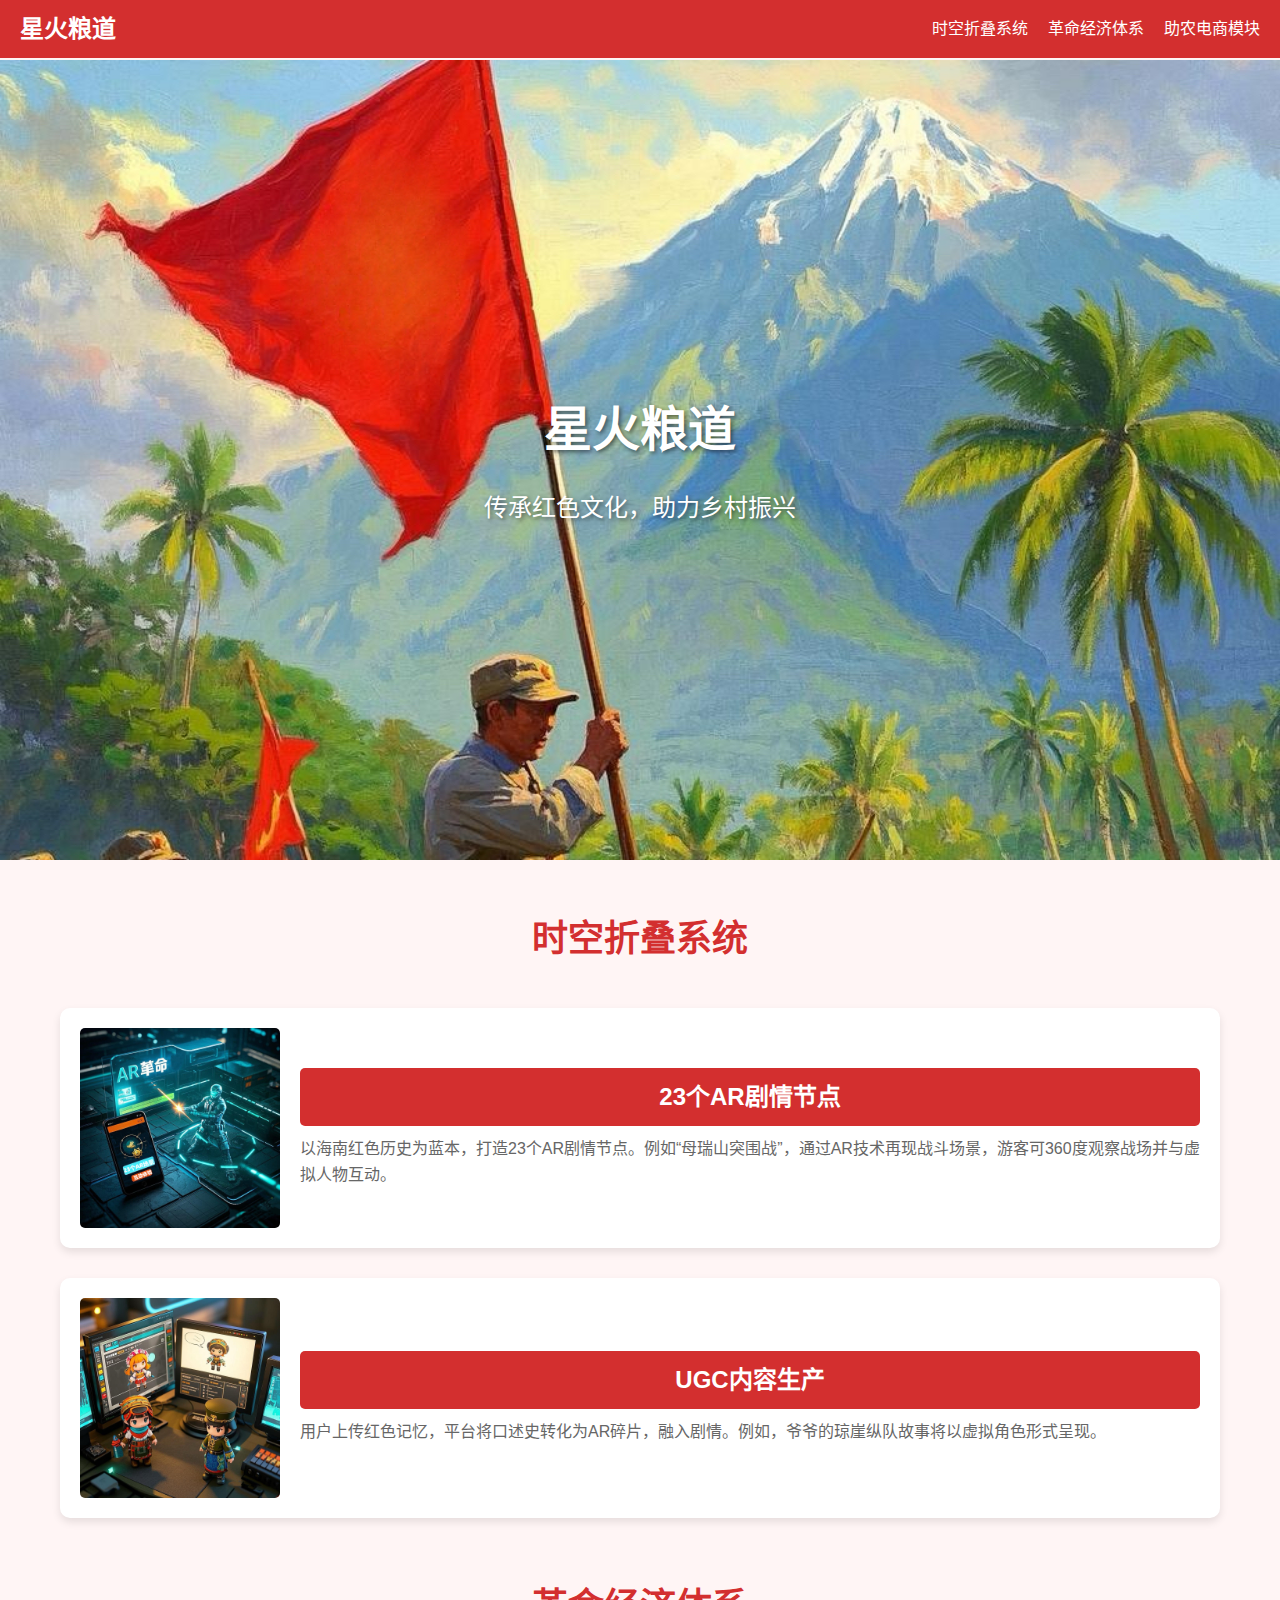
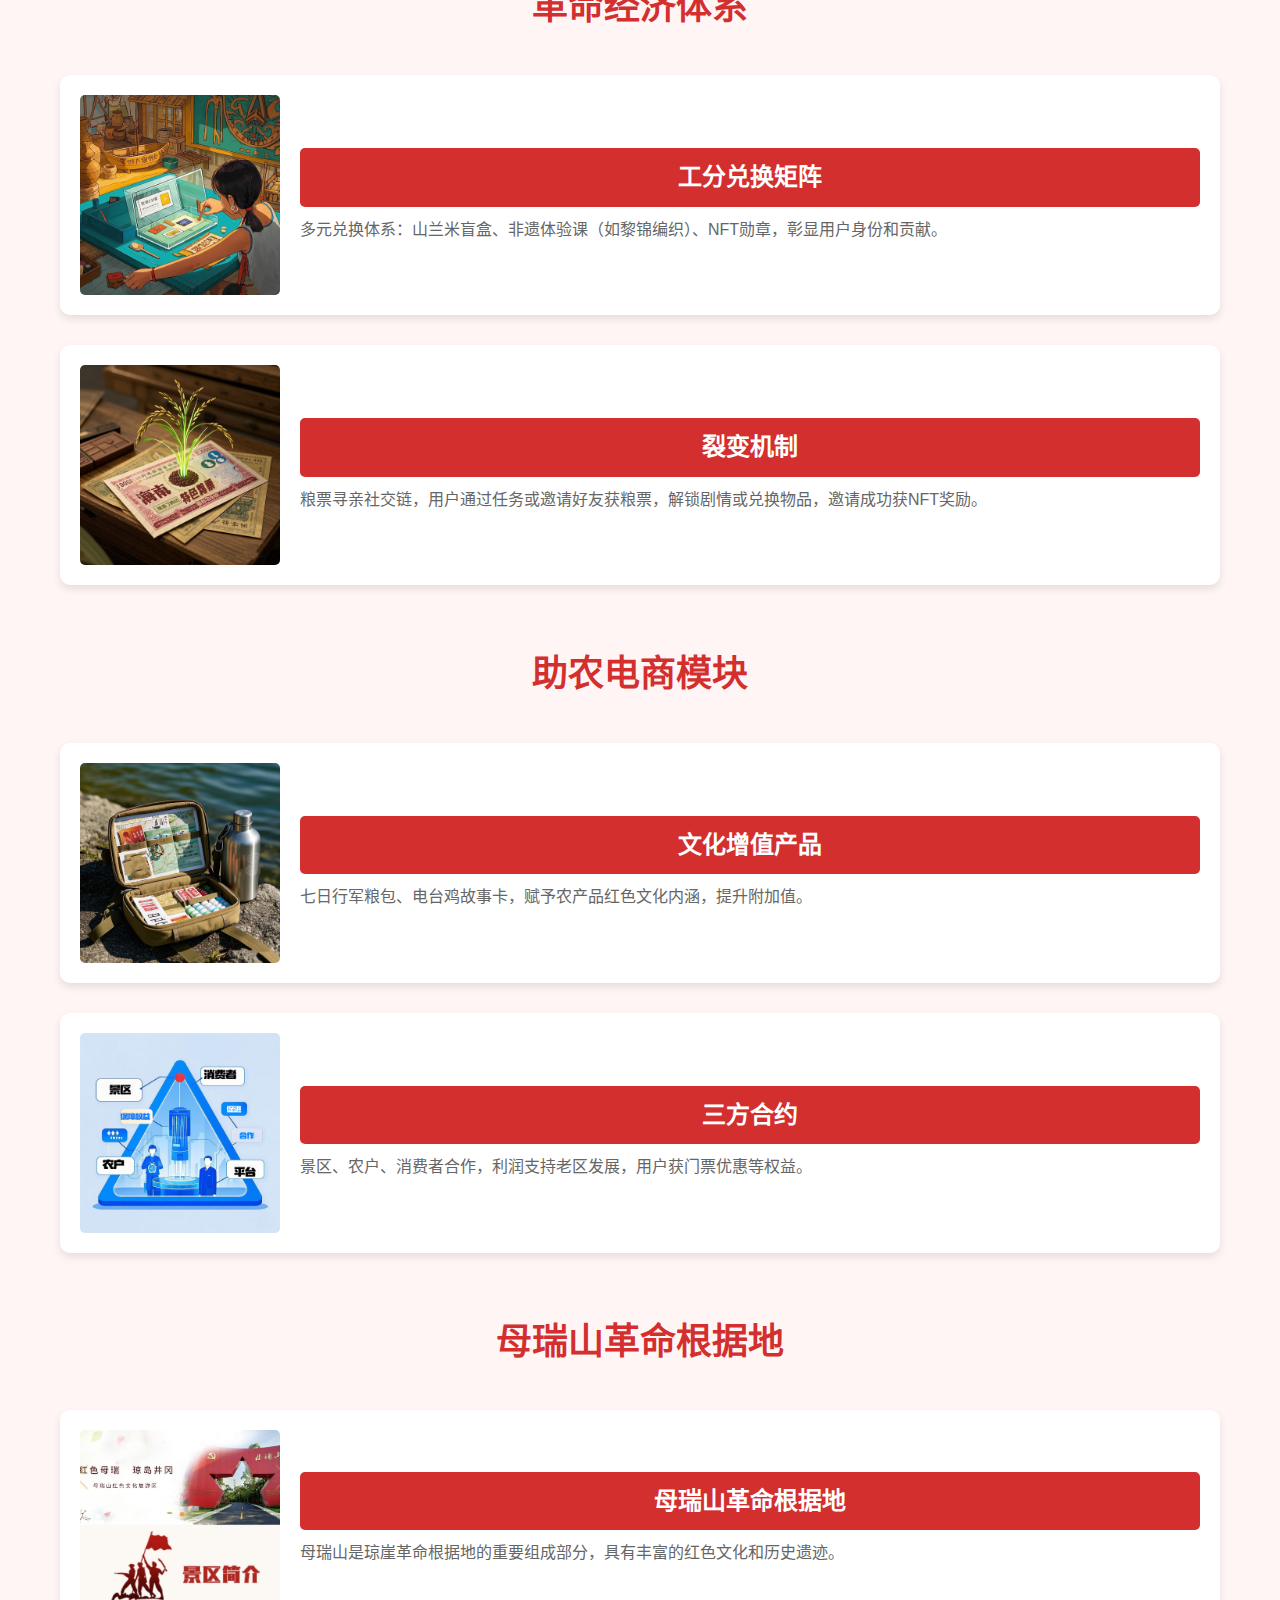
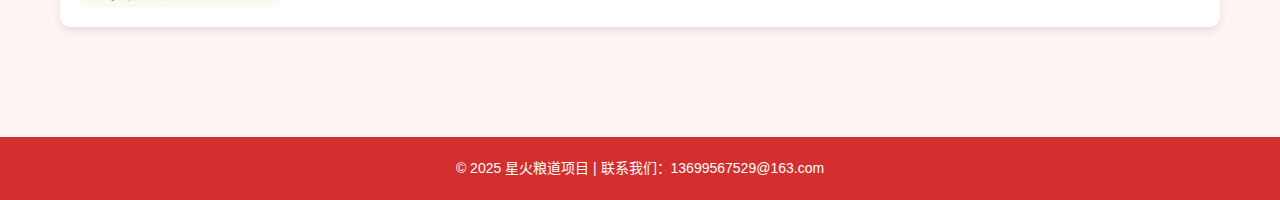
<file: index.html>
<!DOCTYPE html>
<html lang="zh-CN">
<head>
    <meta charset="UTF-8">
    <meta name="viewport" content="width=device-width, initial-scale=1.0">
    <title>星火粮道项目</title>
    <link rel="stylesheet" href="styles.css">
</head>
<body>
    <!-- 导航栏 -->
    <nav>
        <div class="logo">星火粮道</div>
        <ul>
            <li>时空折叠系统</li>
            <li>革命经济体系</li>
            <li>助农电商模块</li>
        </ul>
    </nav>

    <!-- 头部横幅 -->
    <header>
        <h1>星火粮道</h1>
        <p>传承红色文化，助力乡村振兴</p >
    </header>

    <!-- 主内容 -->
    <main>
        <!-- 模块1：时空折叠系统 -->
        <section id="时空折叠系统">
            <h2>时空折叠系统</h2>
            <div class="feature">
                <img src="images/ar_scene.jpg" alt="AR剧情节点">
                <div class="text">
                    <h3 onclick="window.location.href='ar_nodes.html'">23个AR剧情节点</h3>
                    <p>以海南红色历史为蓝本，打造23个AR剧情节点。例如“母瑞山突围战”，通过AR技术再现战斗场景，游客可360度观察战场并与虚拟人物互动。</p >
                </div>
            </div>
            <div class="feature">
                <img src="images/ugc_story.jpg" alt="UGC内容">
                <div class="text">
                    <h3 onclick="window.location.href='ugc_content.html'">UGC内容生产</h3>
                    <p>用户上传红色记忆，平台将口述史转化为AR碎片，融入剧情。例如，爷爷的琼崖纵队故事将以虚拟角色形式呈现。</p >
                </div>
            </div>
        </section>

        <!-- 模块2：革命经济体系 -->
        <section id="革命经济体系">
            <h2>革命经济体系</h2>
            <div class="feature">
                <img src="images/work_points.jpg" alt="工分兑换">
                <div class="text">
                    <h3 onclick="window.location.href='work_points.html'">工分兑换矩阵</h3>
                    <p>多元兑换体系：山兰米盲盒、非遗体验课（如黎锦编织）、NFT勋章，彰显用户身份和贡献。</p >
                </div>
            </div>
            <div class="feature">
                <img src="images/ticket_chain.jpg" alt="裂变机制">
                <div class="text">
                    <h3 onclick="window.location.href='fission_mechanism.html'">裂变机制</h3>
                    <p>粮票寻亲社交链，用户通过任务或邀请好友获粮票，解锁剧情或兑换物品，邀请成功获NFT奖励。</p >
                </div>
            </div>
        </section>

        <!-- 模块3：助农电商模块 -->
        <section id="助农电商模块">
            <h2>助农电商模块</h2>
            <div class="feature">
                <img src="images/food_pack.jpg" alt="文化增值产品">
                <div class="text">
                    <h3 onclick="window.location.href='cultural_products.html'">文化增值产品</h3>
                    <p>七日行军粮包、电台鸡故事卡，赋予农产品红色文化内涵，提升附加值。</p >
                </div>
            </div>
            <div class="feature">
                <img src="images/tripartite.jpg" alt="三方合约">
                <div class="text">
                    <h3 onclick="window.location.href='tripartite_contract.html'">三方合约</h3>
                    <p>景区、农户、消费者合作，利润支持老区发展，用户获门票优惠等权益。</p >
                </div>
            </div>
        </section>
        <section id="母瑞山革命根据地">
            <h2>母瑞山革命根据地</h2>
            <div class="feature">
                <img src="images/mother_wei_shan.jpg" alt="母瑞山革命根据地">
                <div class="text">
                    <h3 onclick="window.location.href='mother_wei_shan.html'">母瑞山革命根据地</h3>
                    <p>母瑞山是琼崖革命根据地的重要组成部分，具有丰富的红色文化和历史遗迹。</p >
                </div>

        </section>
    
    </main>
    <!-- 页脚 -->
    <footer>
        <p>© 2025 星火粮道项目 | 联系我们：13699567529@163.com</p >
    </footer>
</body>
</html>
</file>
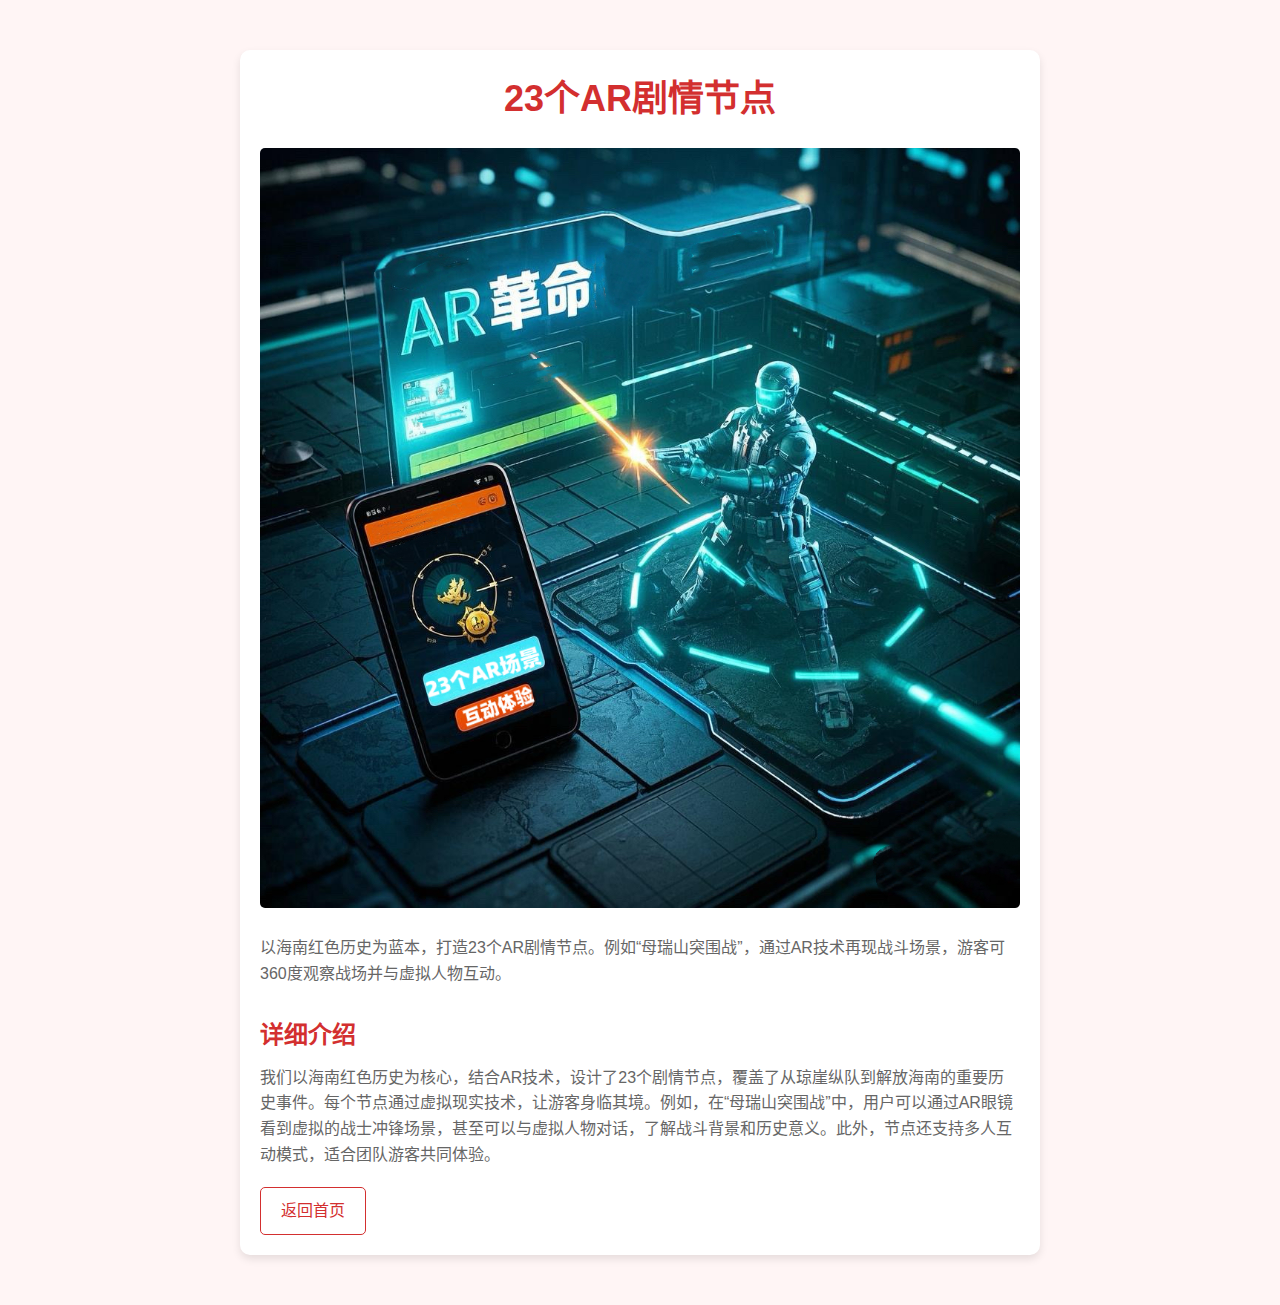
<file: ar_nodes.html>
<!DOCTYPE html>
<html lang="zh-CN">
<head>
    <meta charset="UTF-8">
    <meta name="viewport" content="width=device-width, initial-scale=1.0">
    <title>23个AR剧情节点</title>
    <link rel="stylesheet" href="styles.css">
</head>
<body>
    <div class="detail-container">
        <h1>23个AR剧情节点</h1>
        <img src="images/ar_scene.jpg" alt="AR剧情节点">
        <p>以海南红色历史为蓝本，打造23个AR剧情节点。例如“母瑞山突围战”，通过AR技术再现战斗场景，游客可360度观察战场并与虚拟人物互动。</p >
        <h2>详细介绍</h2>
        <p>我们以海南红色历史为核心，结合AR技术，设计了23个剧情节点，覆盖了从琼崖纵队到解放海南的重要历史事件。每个节点通过虚拟现实技术，让游客身临其境。例如，在“母瑞山突围战”中，用户可以通过AR眼镜看到虚拟的战士冲锋场景，甚至可以与虚拟人物对话，了解战斗背景和历史意义。此外，节点还支持多人互动模式，适合团队游客共同体验。</p >
        <a href="index.html">返回首页</a>  
    </div>
</body>
</html>
</file>
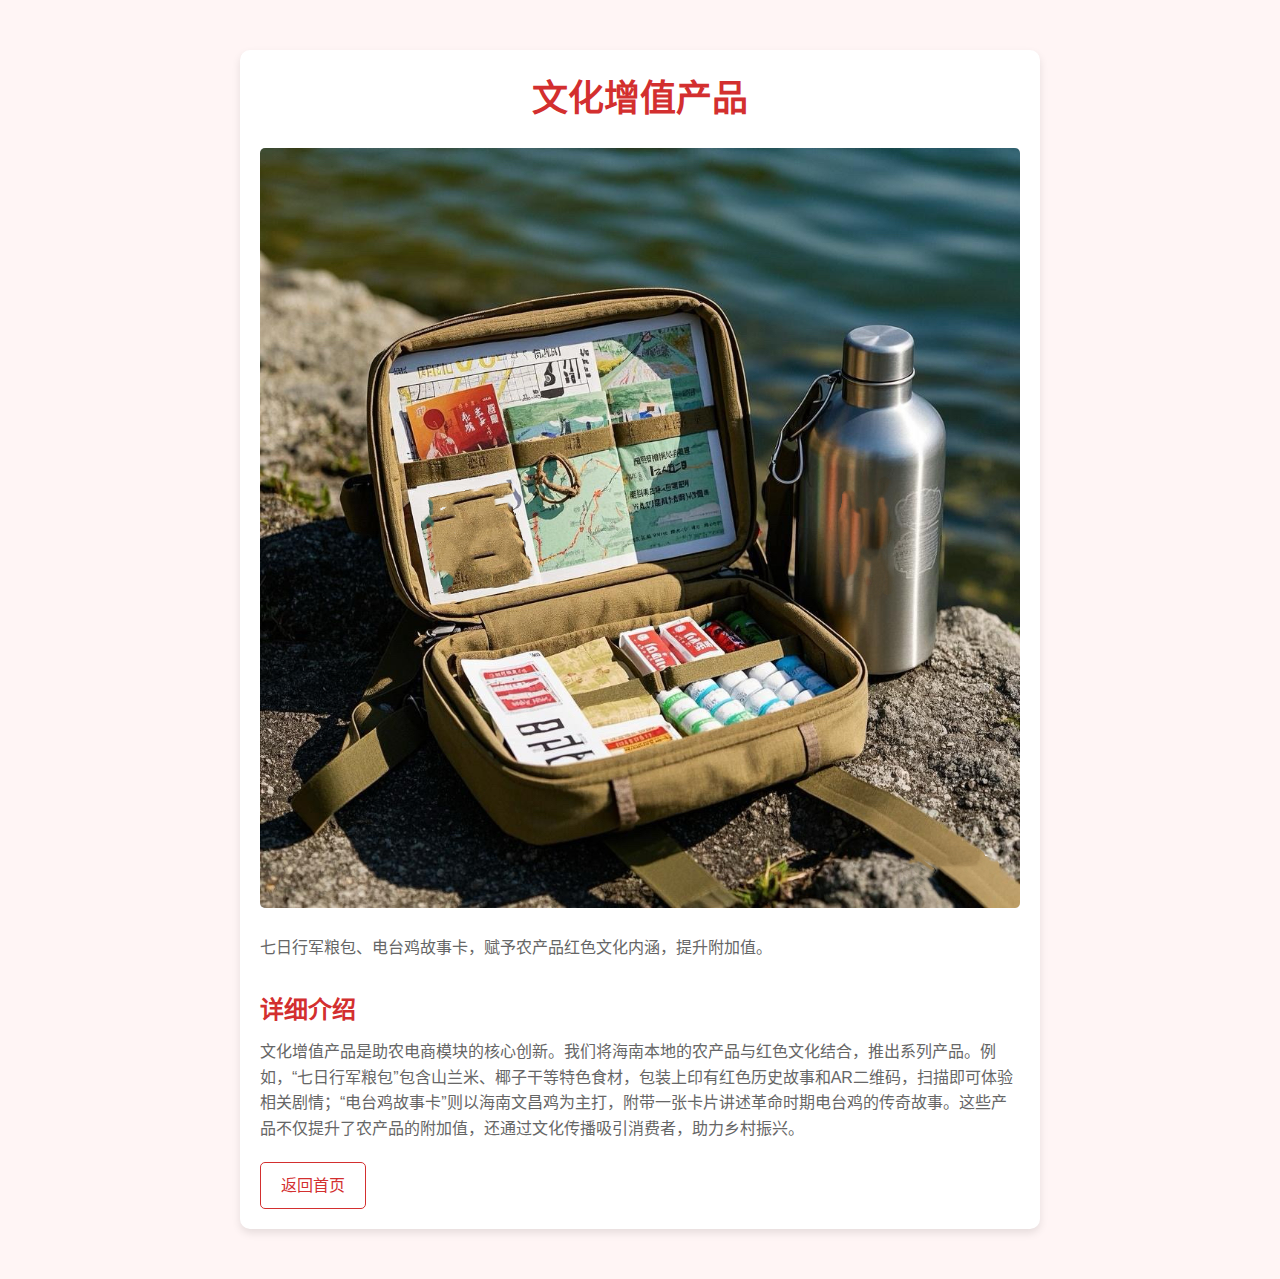
<file: cultural_products.html>
<!DOCTYPE html>
<html lang="zh-CN">
<head>
    <meta charset="UTF-8">
    <meta name="viewport" content="width=device-width, initial-scale=1.0">
    <title>文化增值产品</title>
    <link rel="stylesheet" href="styles.css">
</head>
<body>
    <div class="detail-container">
        <h1>文化增值产品</h1>
        <img src="images/food_pack.jpg" alt="文化增值产品">
        <p>七日行军粮包、电台鸡故事卡，赋予农产品红色文化内涵，提升附加值。</p >
        <h2>详细介绍</h2>
        <p>文化增值产品是助农电商模块的核心创新。我们将海南本地的农产品与红色文化结合，推出系列产品。例如，“七日行军粮包”包含山兰米、椰子干等特色食材，包装上印有红色历史故事和AR二维码，扫描即可体验相关剧情；“电台鸡故事卡”则以海南文昌鸡为主打，附带一张卡片讲述革命时期电台鸡的传奇故事。这些产品不仅提升了农产品的附加值，还通过文化传播吸引消费者，助力乡村振兴。</p >
        <a href="index.html">返回首页</a>
    </div>
</body>
</html>
</file>
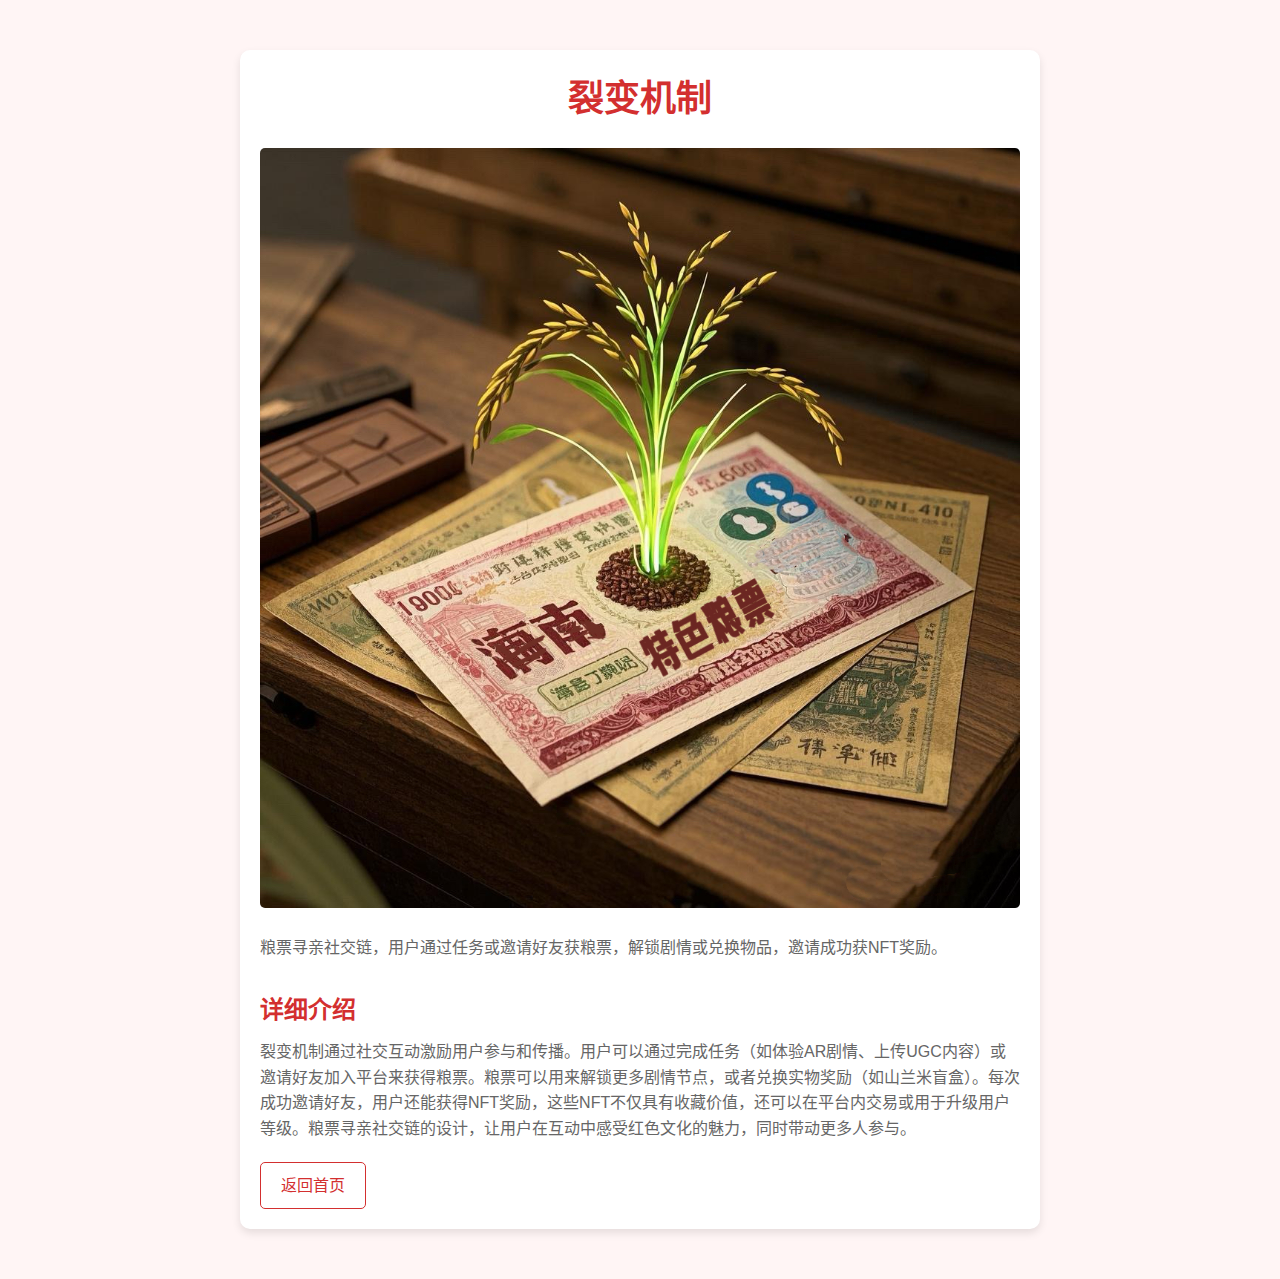
<file: fission_mechanism.html>
<!DOCTYPE html>
<html lang="zh-CN">
<head>
    <meta charset="UTF-8">
    <meta name="viewport" content="width=device-width, initial-scale=1.0">
    <title>裂变机制</title>
    <link rel="stylesheet" href="styles.css">
</head>
<body>
    <div class="detail-container">
        <h1>裂变机制</h1>
        <img src="images/ticket_chain.jpg" alt="裂变机制">
        <p>粮票寻亲社交链，用户通过任务或邀请好友获粮票，解锁剧情或兑换物品，邀请成功获NFT奖励。</p >
        <h2>详细介绍</h2>
        <p>裂变机制通过社交互动激励用户参与和传播。用户可以通过完成任务（如体验AR剧情、上传UGC内容）或邀请好友加入平台来获得粮票。粮票可以用来解锁更多剧情节点，或者兑换实物奖励（如山兰米盲盒）。每次成功邀请好友，用户还能获得NFT奖励，这些NFT不仅具有收藏价值，还可以在平台内交易或用于升级用户等级。粮票寻亲社交链的设计，让用户在互动中感受红色文化的魅力，同时带动更多人参与。</p >
        <a href="index.html">返回首页</a>
    </div>
</body>
</html>
</file>
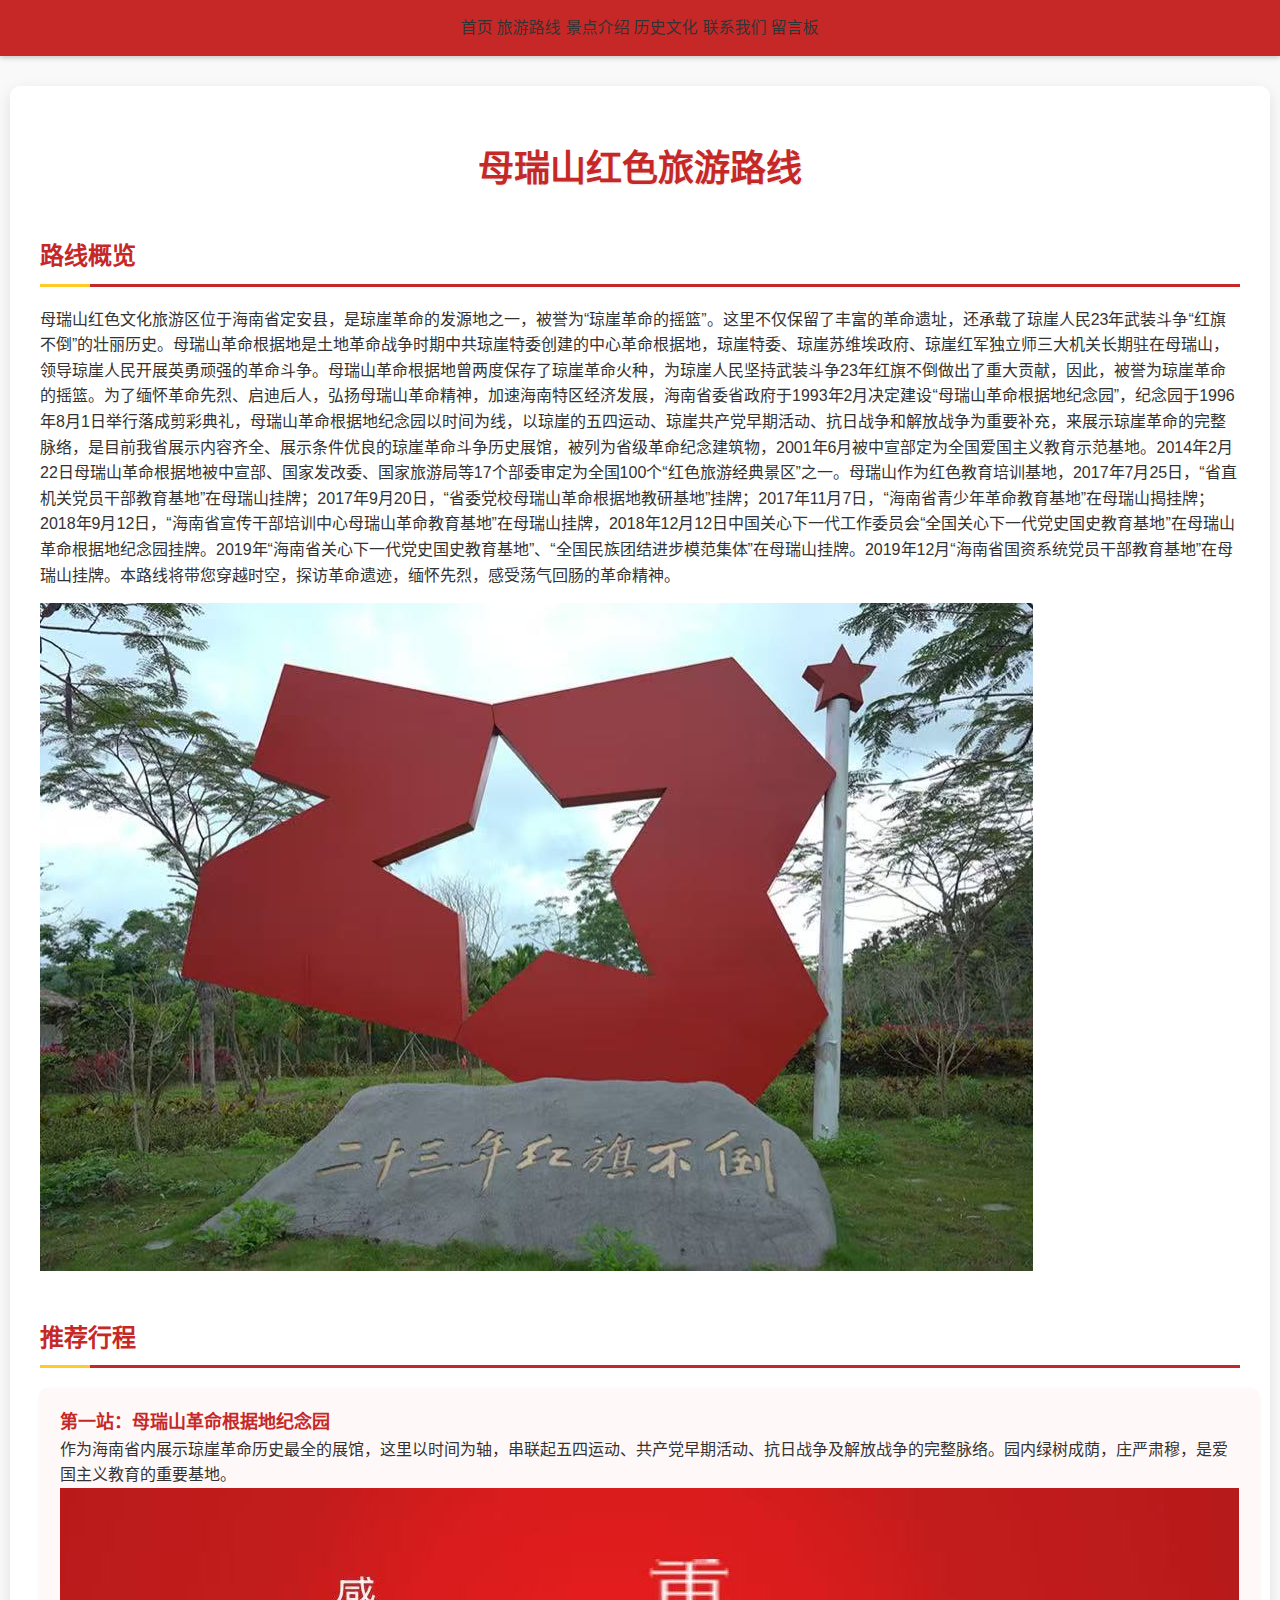
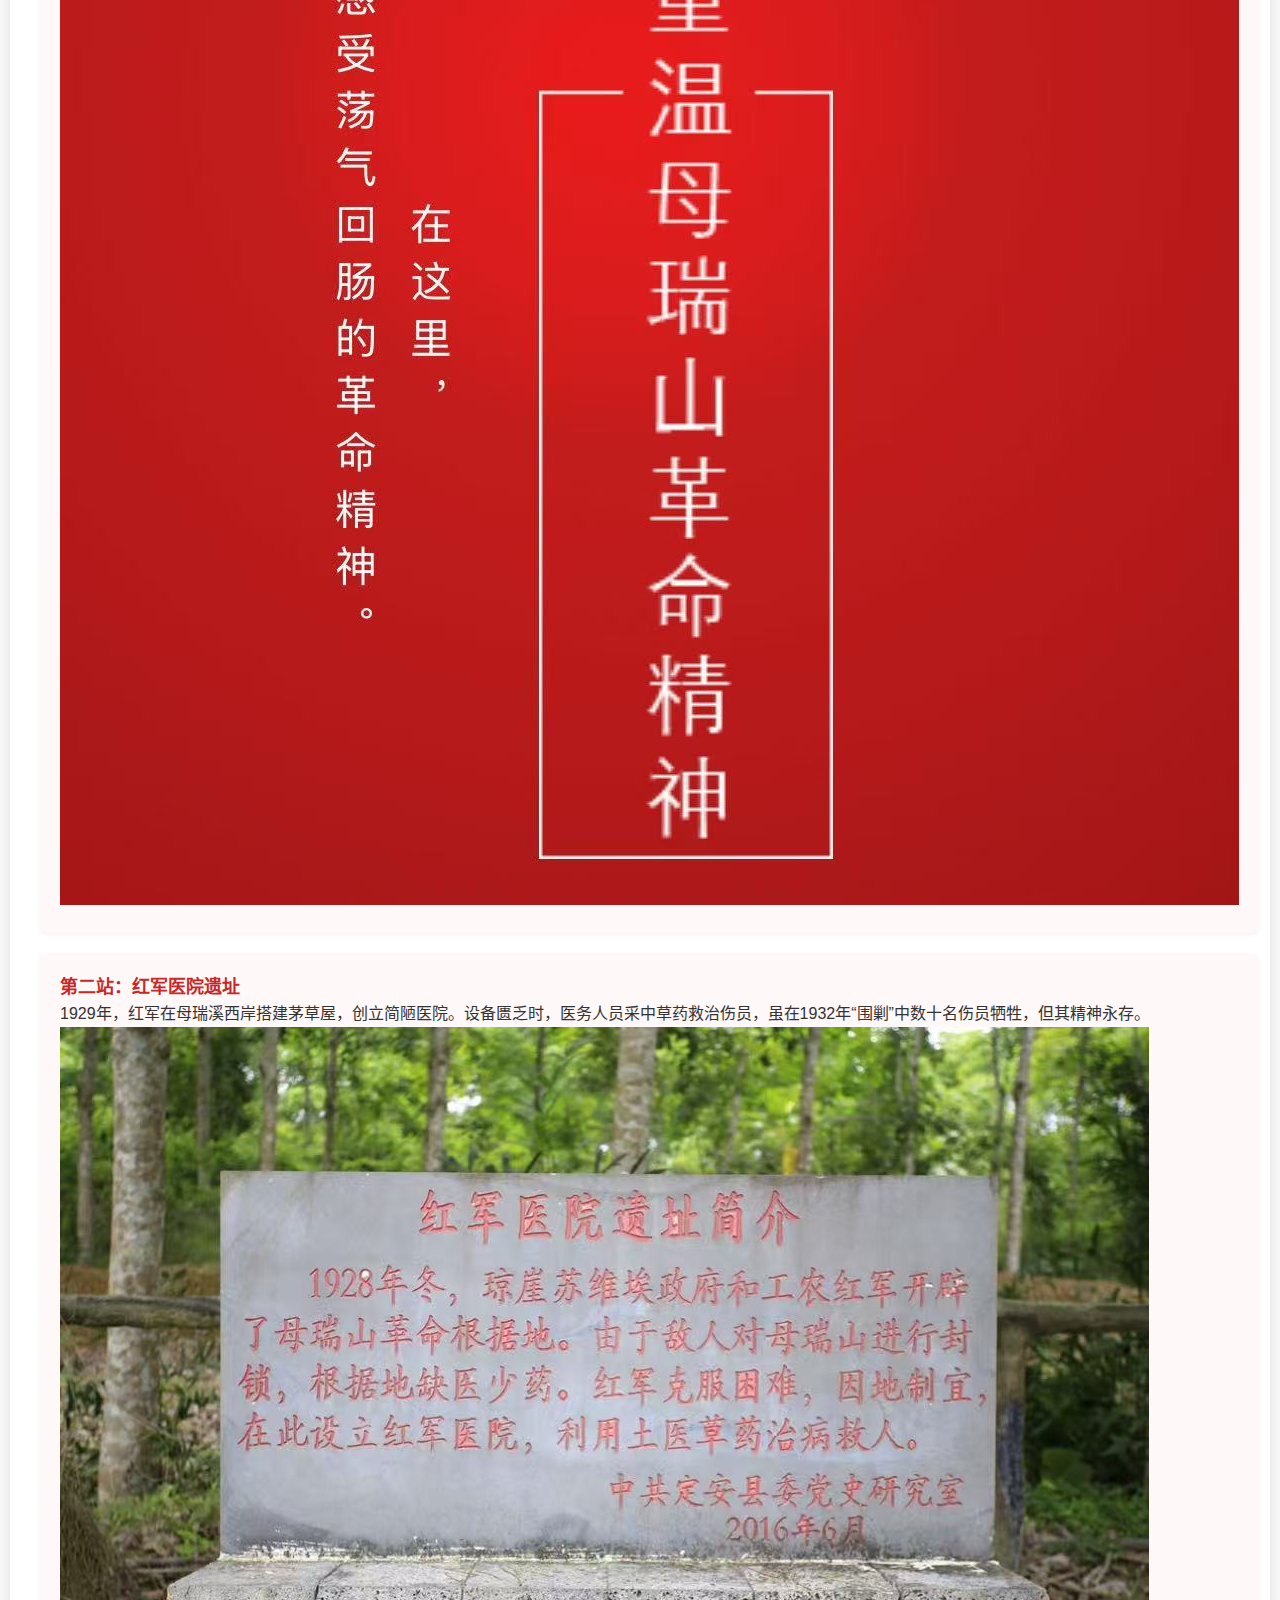
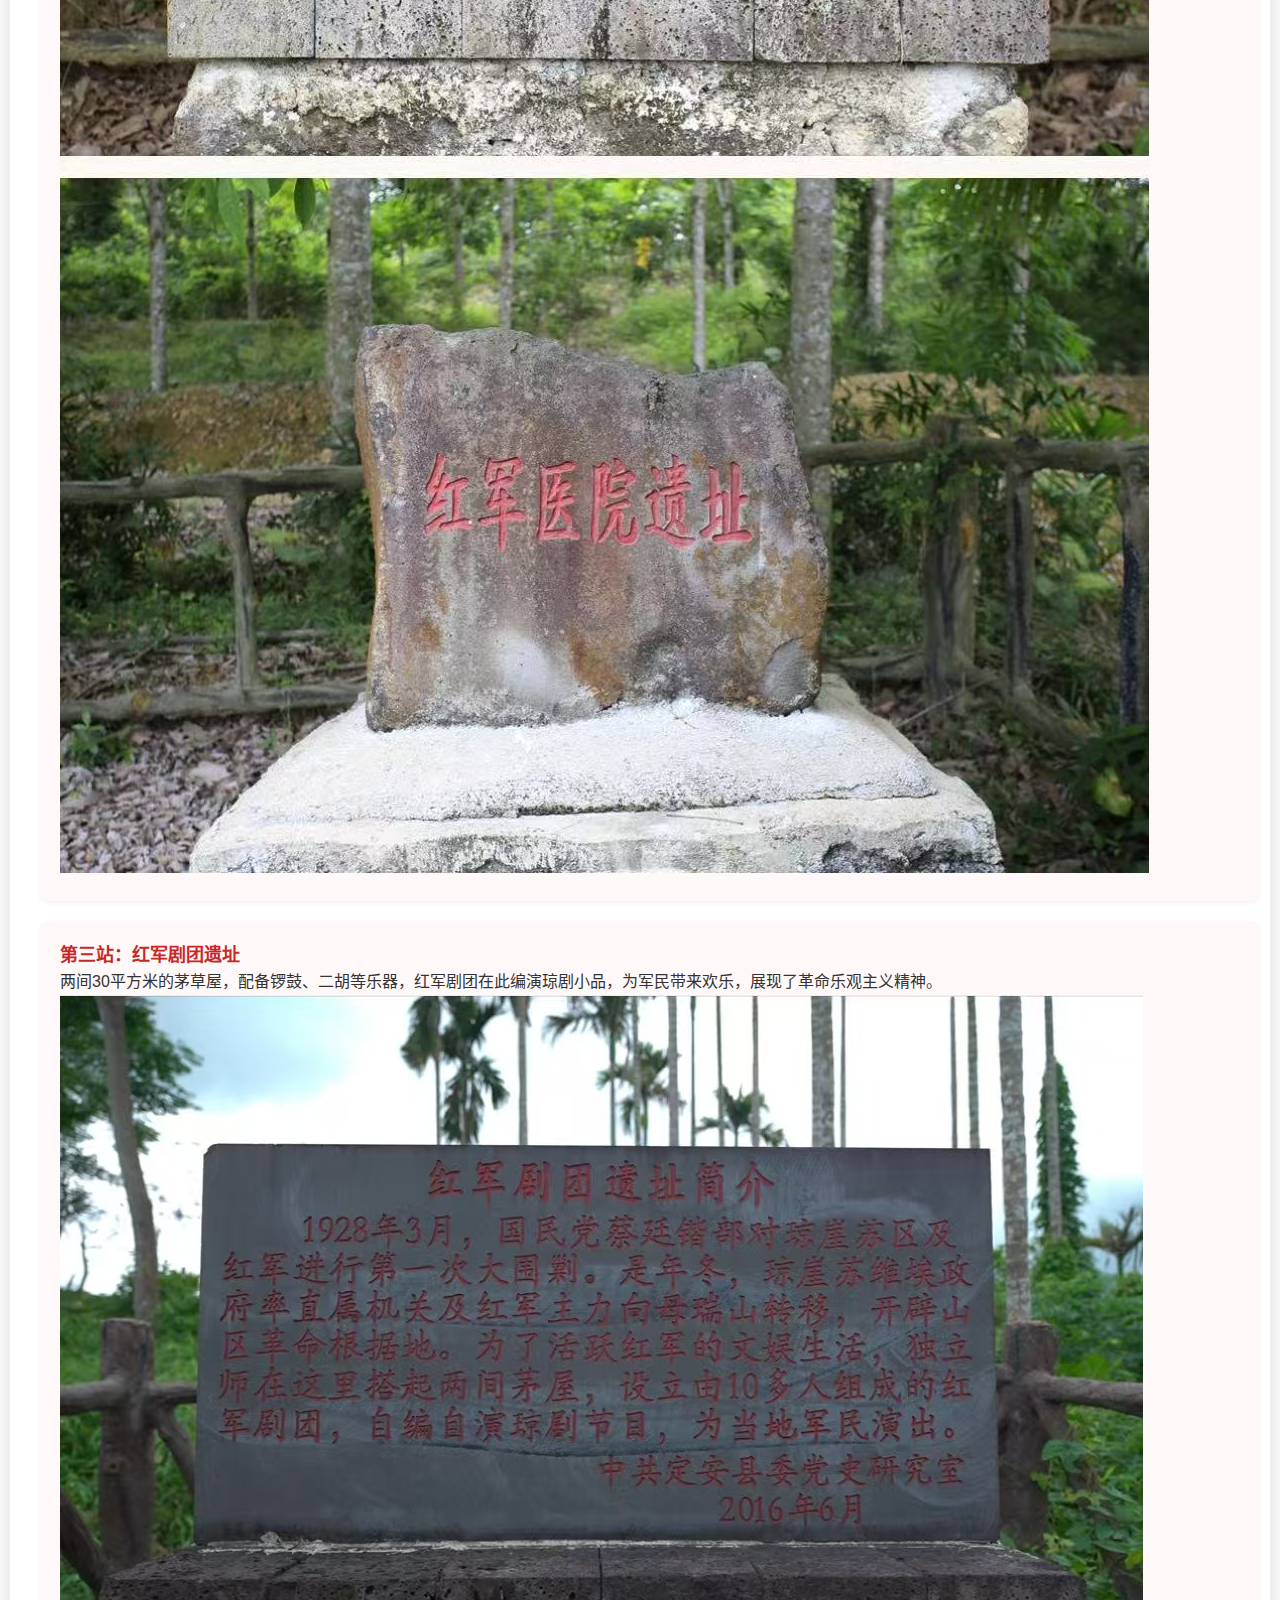
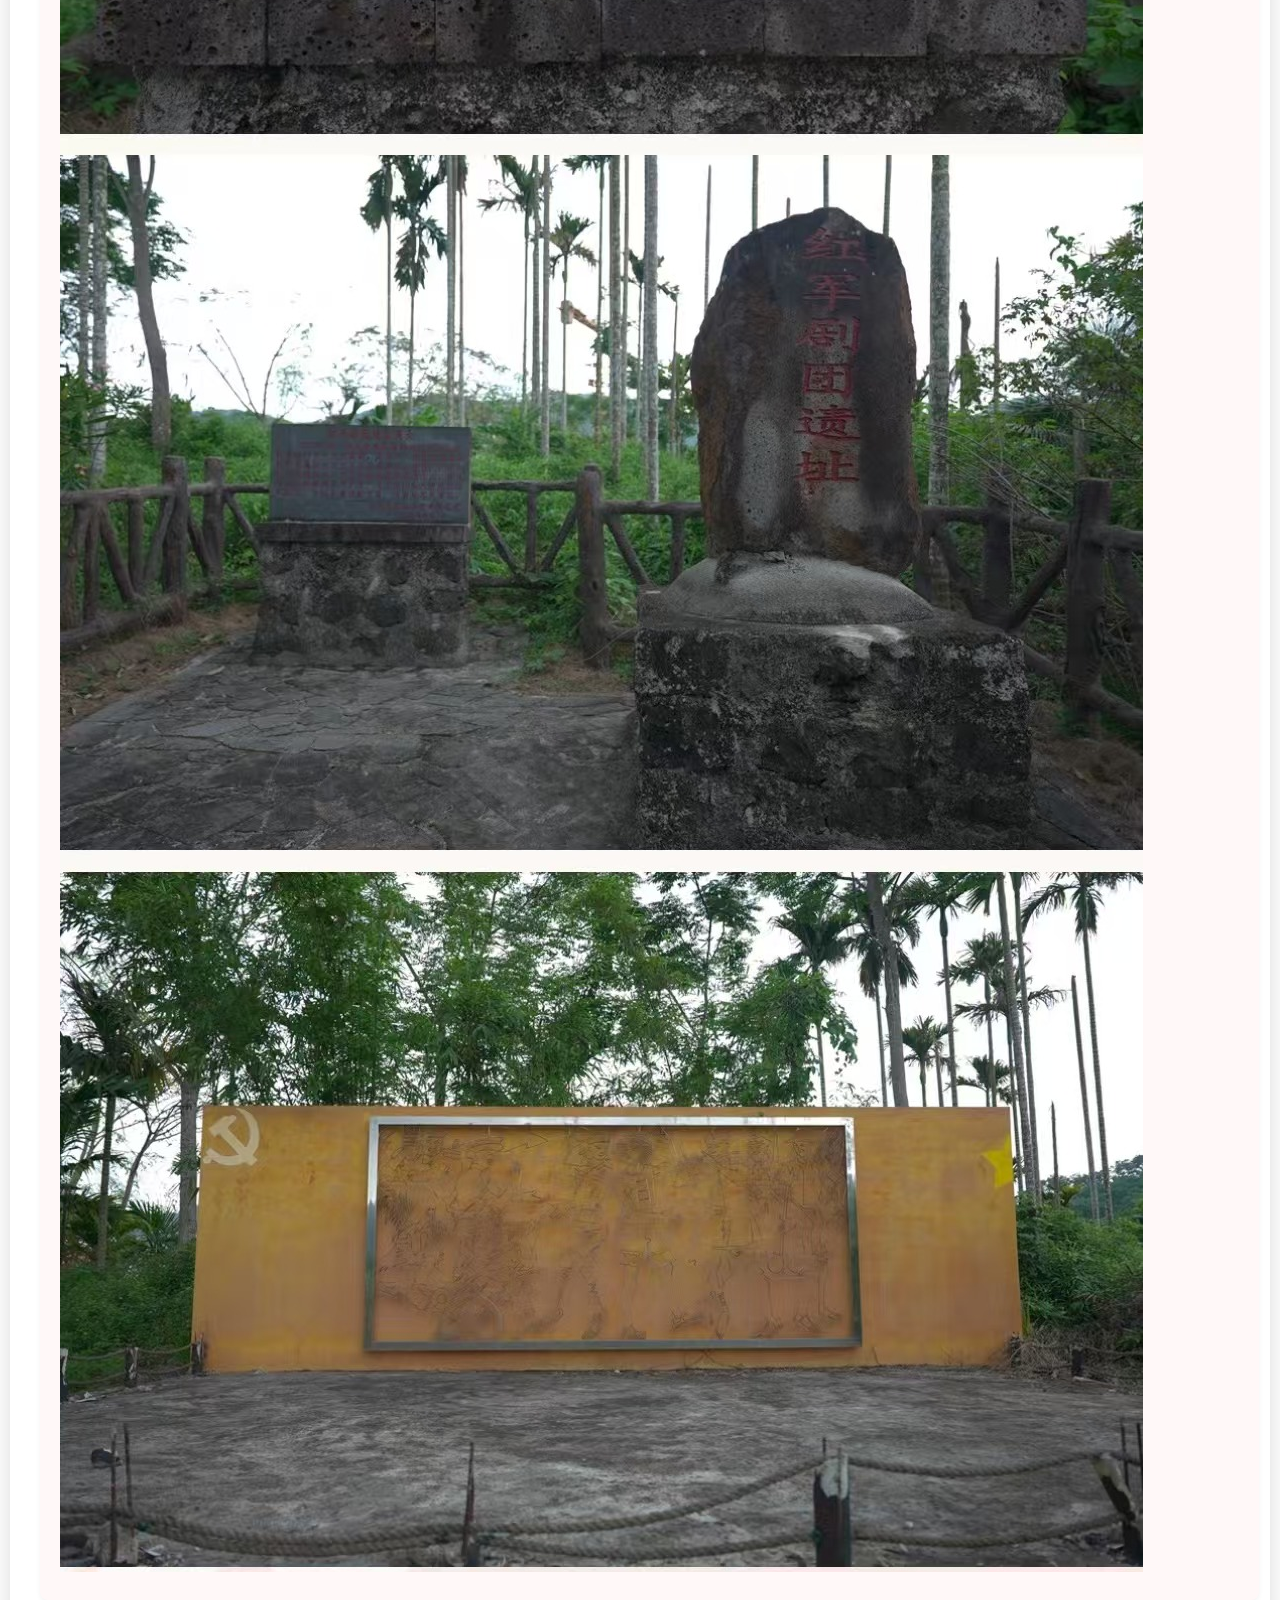
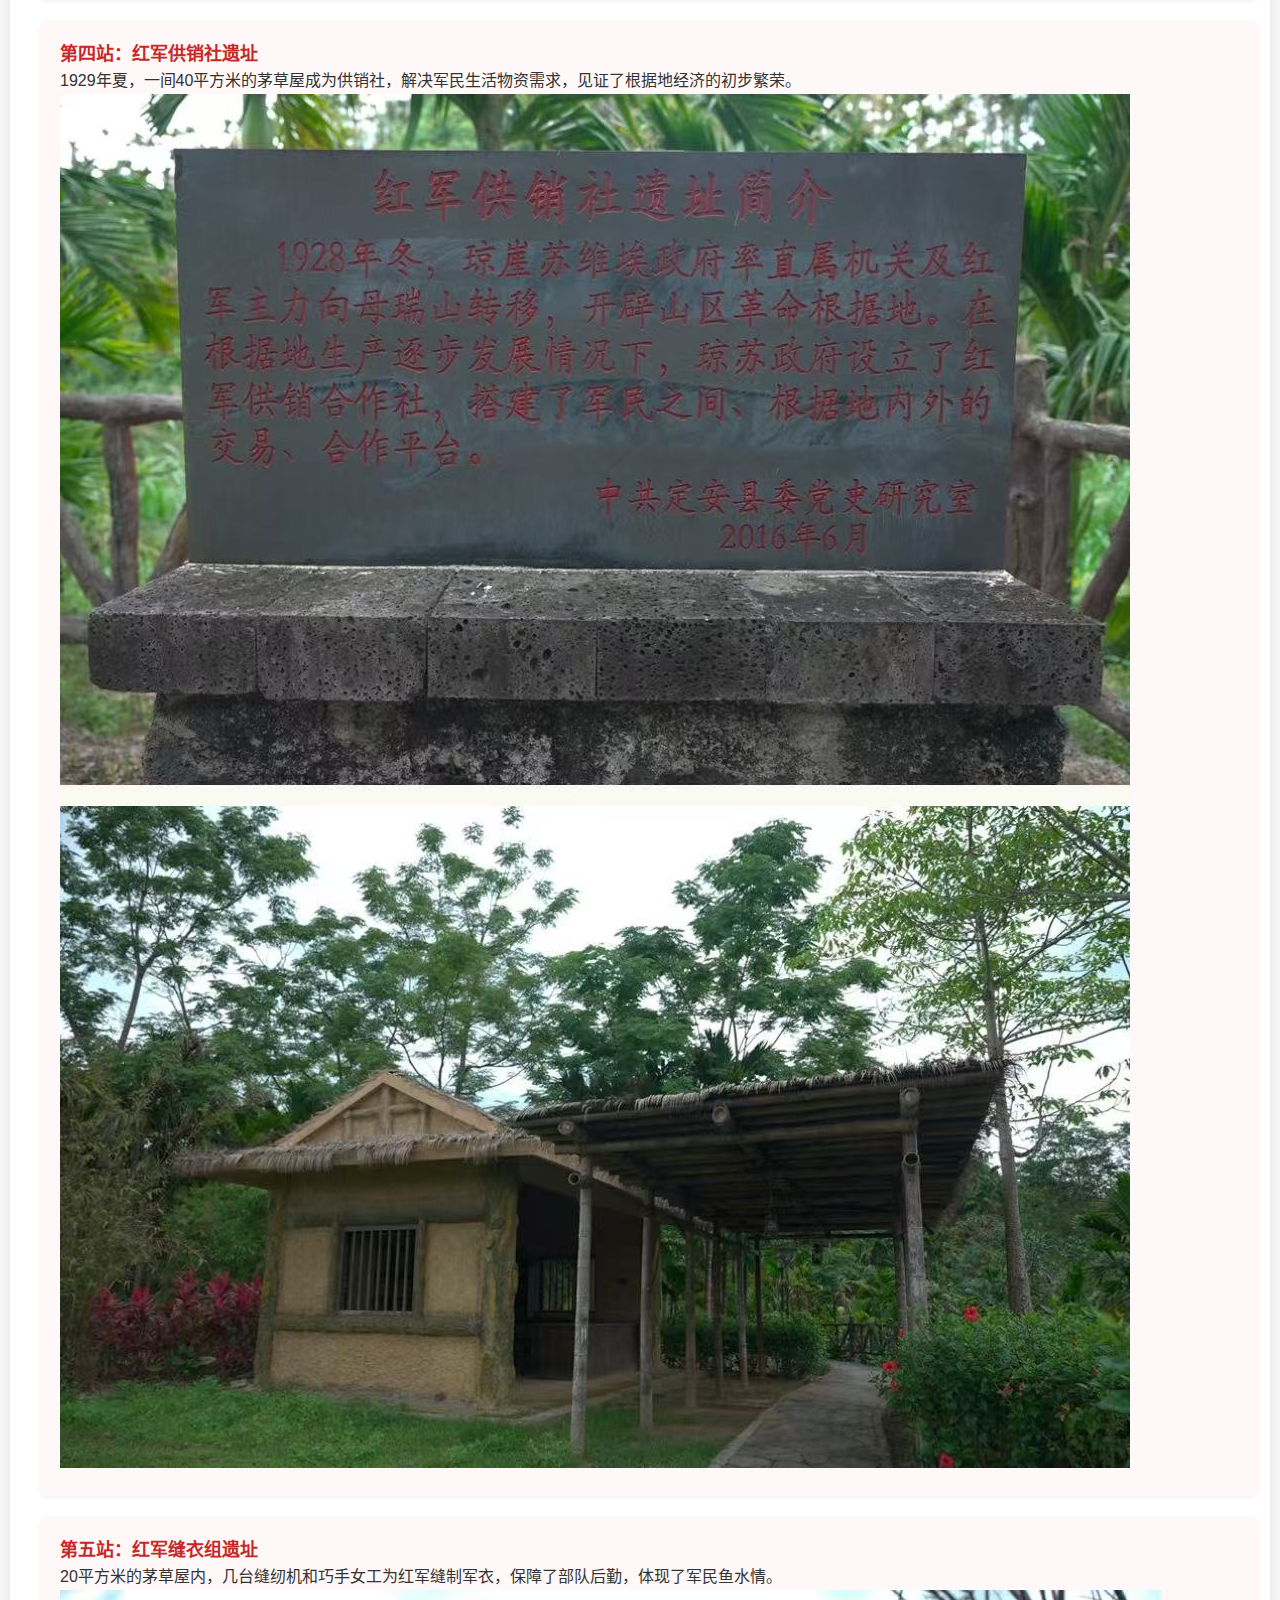
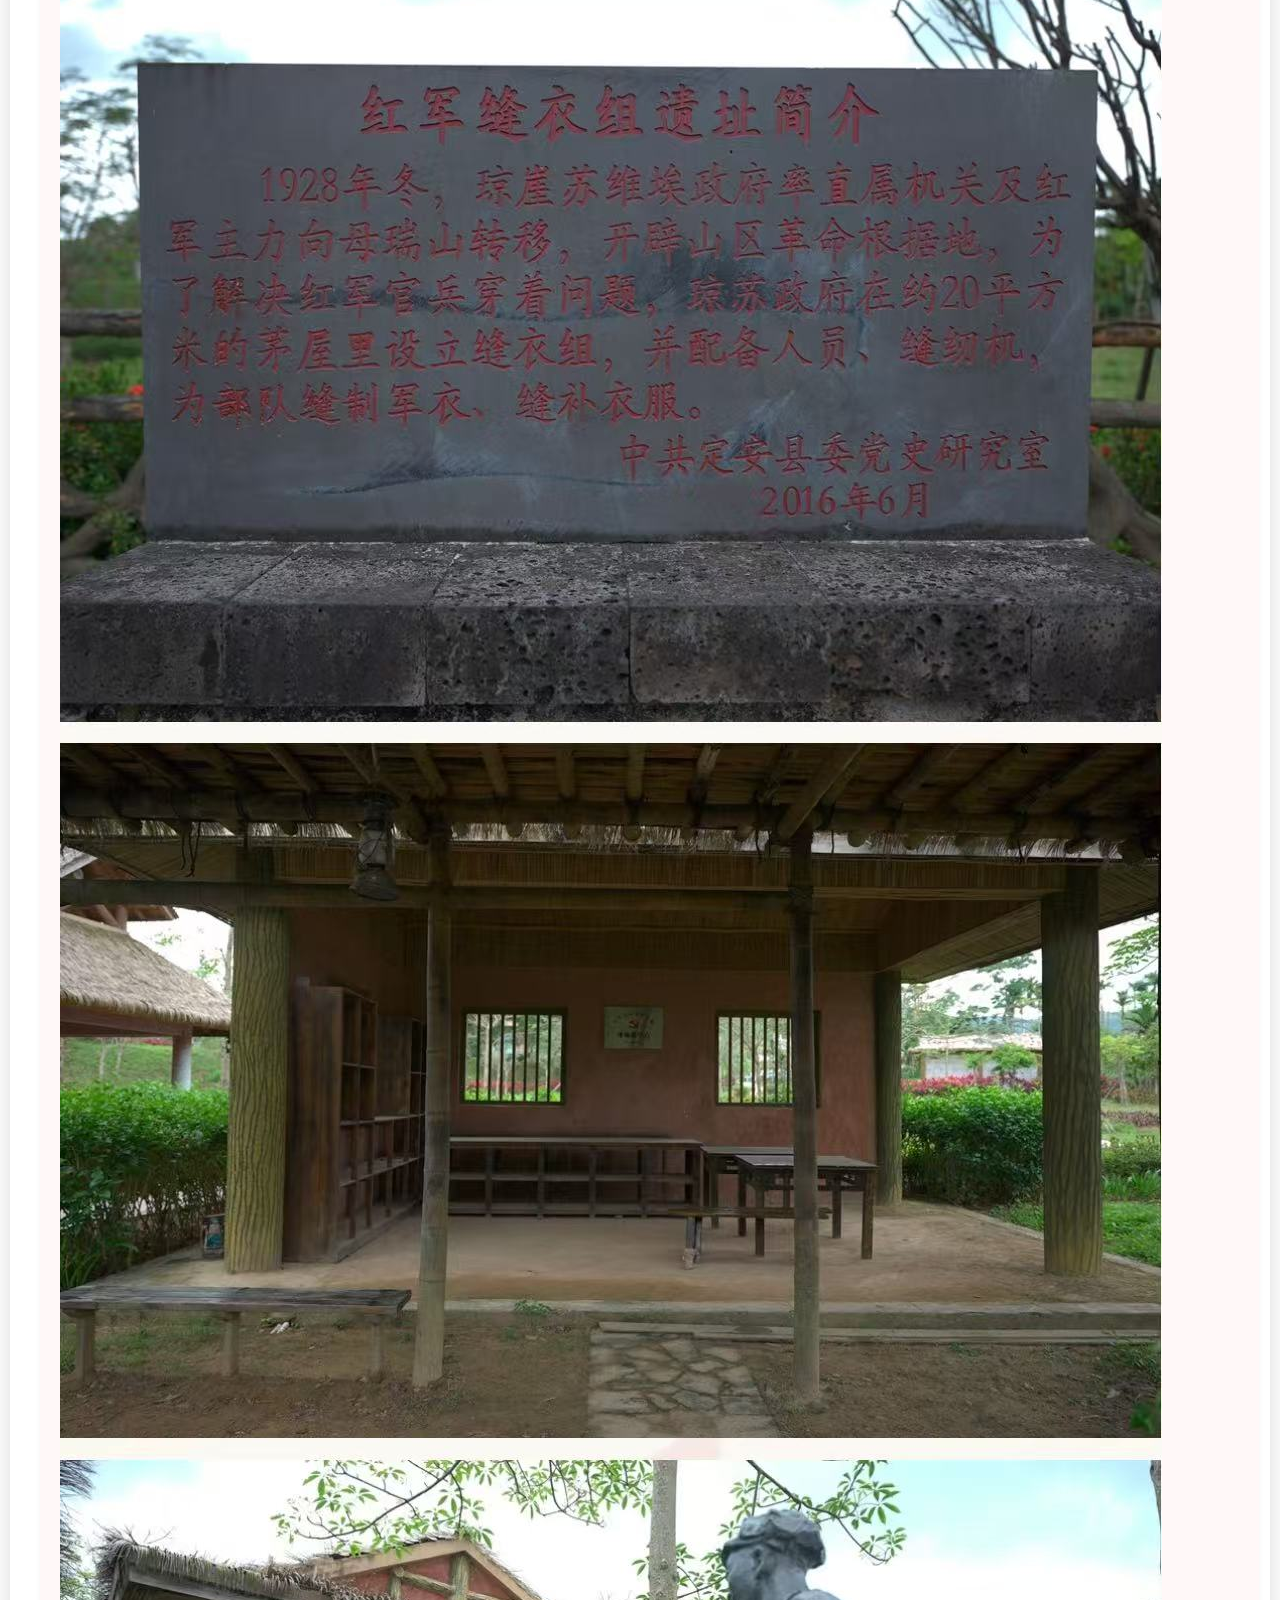
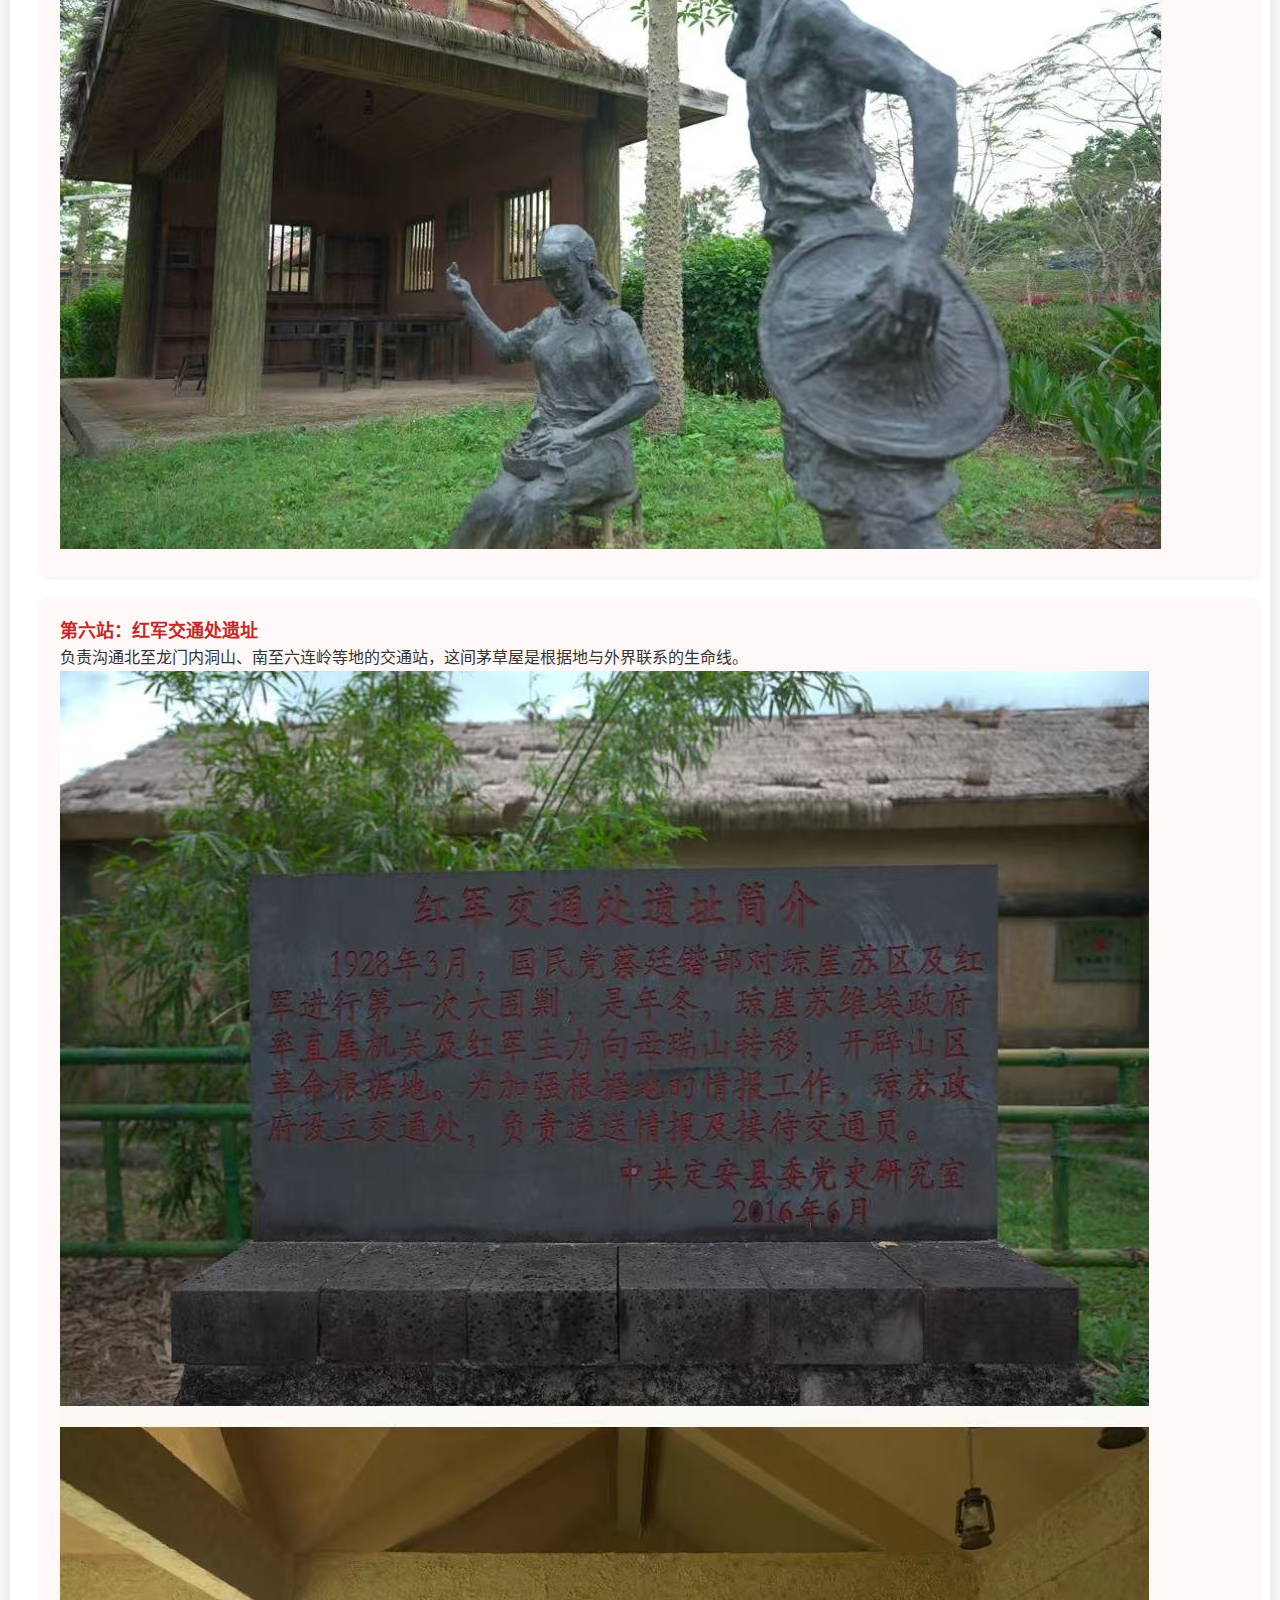
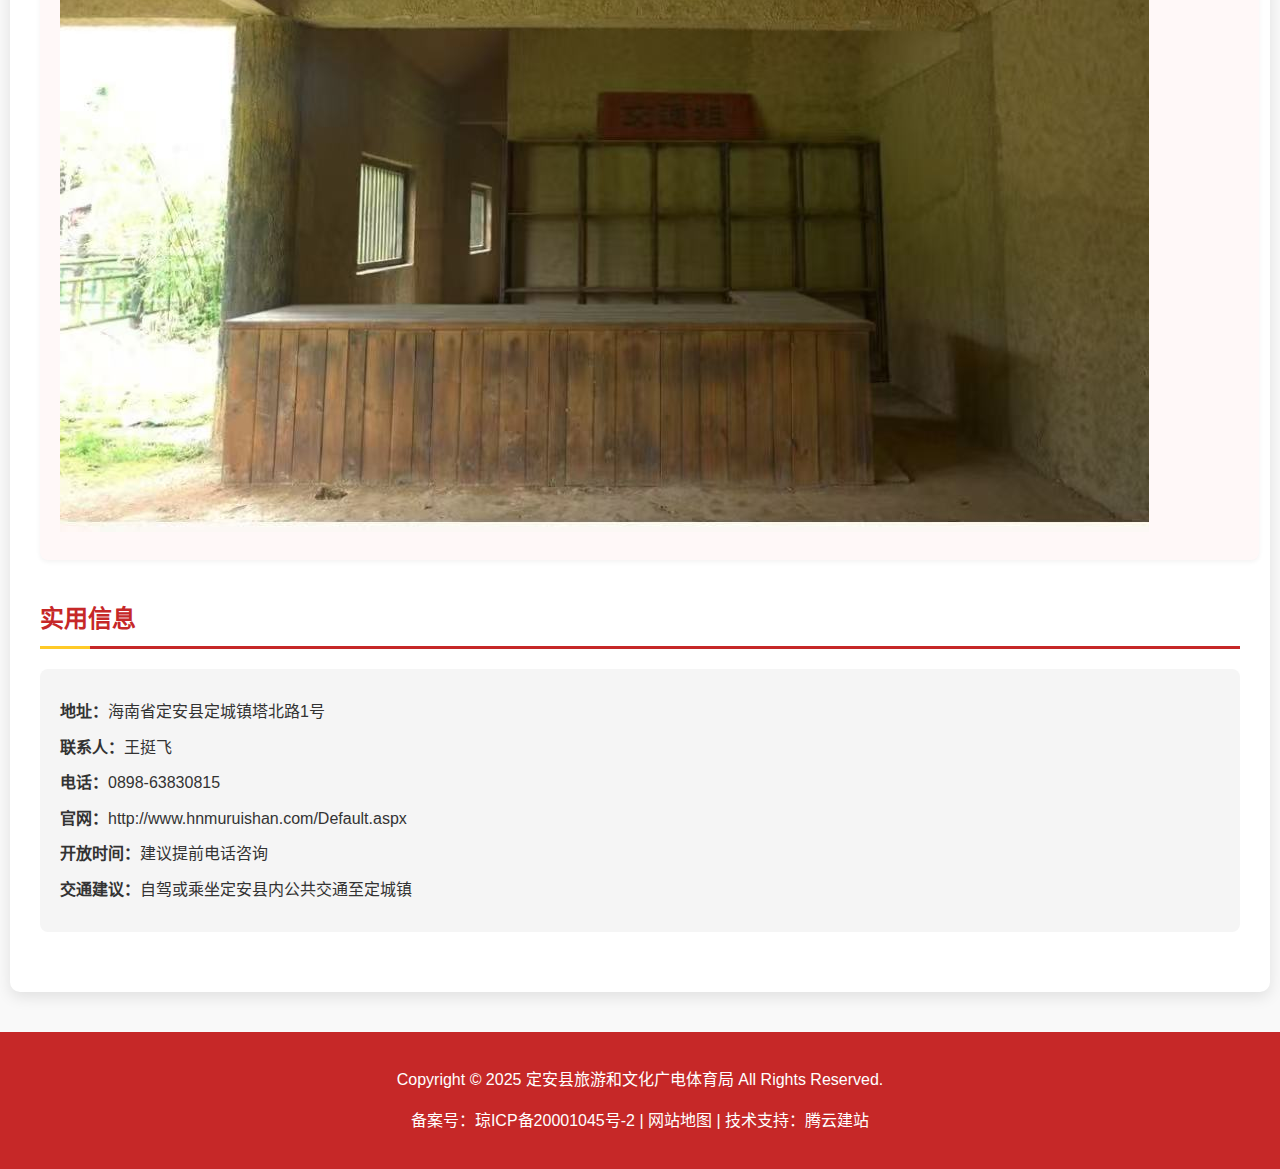
<file: mother_wei_shan.html>
<!DOCTYPE html>
<html lang="zh-CN">
<head>
    <meta charset="UTF-8">
    <meta name="viewport" content="width=device-width, initial-scale=1.0">
    <title>母瑞山红色旅游路线</title>
    <style>
        body {
            font-family: 'Segoe UI', Arial, sans-serif;
            margin: 0;
            padding: 0;
            background-color: #f9f9f9;
            color: #333;
            line-height: 1.6;
        }
        /* 顶部导航栏 */
        .navbar {
            background-color: #c62828;
            padding: 15px 0;
            box-shadow: 0 2px 5px rgba(0, 0, 0, 0.2);
            position: sticky;
            top: 0;
            z-index: 100;
        }
        .navbar a {
            color: white;
            text-decoration: none;
            padding: 12px 25px;
            font-size: 16px;
            display: inline-block;
            transition: background-color 0.3s;
        }
        .navbar a:hover {
            background-color: #b71c1c;
            border-radius: 5px;
        }
        .nav-container {
            max-width: 1200px;
            margin: 0 auto;
            text-align: center;
        }
        /* 主要内容区 */
        .container {
            max-width: 1200px;
            margin: 30px auto;
            background-color: white;
            padding: 30px;
            border-radius: 10px;
            box-shadow: 0 5px 15px rgba(0, 0, 0, 0.1);
        }
        h1 {
            color: #c62828;
            text-align: center;
            font-size: 36px;
            margin-bottom: 20px;
            text-shadow: 1px 1px 2px rgba(0, 0, 0, 0.1);
        }
        h2 {
            color: #c62828;
            font-size: 24px;
            border-bottom: 3px solid #c62828;
            padding-bottom: 8px;
            margin-top: 40px;
            position: relative;
        }
        h2::after {
            content: '';
            width: 50px;
            height: 3px;
            background-color: #ffca28;
            position: absolute;
            bottom: -3px;
            left: 0;
        }
        .section {
            margin-bottom: 30px;
        }
        p {
            font-size: 16px;
            margin: 15px 0;
        }
        .site-list {
            display: grid;
            gap: 20px;
        }
        .site-list .site-item {
            background-color: #fff8f8;
            padding: 20px;
            border-radius: 8px;
            box-shadow: 0 2px 5px rgba(0, 0, 0, 0.05);
            transition: transform 0.2s;
        }
        .site-list .site-item:hover {
            transform: translateY(-5px);
        }
        .site-item strong {
            color: #c62828;
            font-size: 18px;
        }
        .image-placeholder {
            width: 100%;
            height: 250px;
            background-color: #eee;
            border-radius: 5px;
            text-align: center;
            line-height: 250px;
            color: #777;
            font-style: italic;
            margin-top: 15px;
            border: 1px dashed #ccc;
        }
        /* 实用信息 */
        .info-box {
            background-color: #f5f5f5;
            padding: 20px;
            border-radius: 8px;
            margin-top: 20px;
        }
        .info-box p {
            margin: 10px 0;
        }
        /* 底部 */
        .footer {
            background-color: #c62828;
            color: white;
            text-align: center;
            padding: 20px;
            font-size: 14px;
            margin-top: 40px;
        }
        .footer a {
            color: #ffca28;
            text-decoration: none;
        }
        .footer a:hover {
            text-decoration: underline;
        }
    </style>
</head>
<body>
    <!-- 导航栏 -->
    <div class="navbar">
        <div class="nav-container">
            首页
            旅游路线
            景点介绍
            历史文化
            联系我们
            留言板
        </div>
    </div>

    <!-- 主要内容 -->
    <div class="container">
        <h1>母瑞山红色旅游路线</h1>

        <div class="section">
            <h2>路线概览</h2>
            <p>母瑞山红色文化旅游区位于海南省定安县，是琼崖革命的发源地之一，被誉为“琼崖革命的摇篮”。这里不仅保留了丰富的革命遗址，还承载了琼崖人民23年武装斗争“红旗不倒”的壮丽历史。母瑞山革命根据地是土地革命战争时期中共琼崖特委创建的中心革命根据地，琼崖特委、琼崖苏维埃政府、琼崖红军独立师三大机关长期驻在母瑞山，领导琼崖人民开展英勇顽强的革命斗争。母瑞山革命根据地曾两度保存了琼崖革命火种，为琼崖人民坚持武装斗争23年红旗不倒做出了重大贡献，因此，被誉为琼崖革命的摇篮。为了缅怀革命先烈、启迪后人，弘扬母瑞山革命精神，加速海南特区经济发展，海南省委省政府于1993年2月决定建设“母瑞山革命根据地纪念园”，纪念园于1996年8月1日举行落成剪彩典礼，母瑞山革命根据地纪念园以时间为线，以琼崖的五四运动、琼崖共产党早期活动、抗日战争和解放战争为重要补充，来展示琼崖革命的完整脉络，是目前我省展示内容齐全、展示条件优良的琼崖革命斗争历史展馆，被列为省级革命纪念建筑物，2001年6月被中宣部定为全国爱国主义教育示范基地。2014年2月22日母瑞山革命根据地被中宣部、国家发改委、国家旅游局等17个部委审定为全国100个“红色旅游经典景区”之一。母瑞山作为红色教育培训基地，2017年7月25日，“省直机关党员干部教育基地”在母瑞山挂牌；2017年9月20日，“省委党校母瑞山革命根据地教研基地”挂牌；2017年11月7日，“海南省青少年革命教育基地”在母瑞山揭挂牌；2018年9月12日，“海南省宣传干部培训中心母瑞山革命教育基地”在母瑞山挂牌，2018年12月12日中国关心下一代工作委员会“全国关心下一代党史国史教育基地”在母瑞山革命根据地纪念园挂牌。2019年“海南省关心下一代党史国史教育基地”、“全国民族团结进步模范集体”在母瑞山挂牌。2019年12月“海南省国资系统党员干部教育基地”在母瑞山挂牌。本路线将带您穿越时空，探访革命遗迹，缅怀先烈，感受荡气回肠的革命精神。</p >
                <img src="images\769433ff850aee9766c19ffe059f9af.jpg">
        </div>

        <div class="section">
            <h2>推荐行程</h2>
            <div class="site-list">
                <div class="site-item">
                    <strong>第一站：母瑞山革命根据地纪念园</strong><br>
                    作为海南省内展示琼崖革命历史最全的展馆，这里以时间为轴，串联起五四运动、共产党早期活动、抗日战争及解放战争的完整脉络。园内绿树成荫，庄严肃穆，是爱国主义教育的重要基地。
                    <img src="images\444e13cdd8ece37c77af0e877e51a7c.jpg" alt="母瑞山革命根据地纪念园">
                </div>
                <div class="site-item">
                    <strong>第二站：红军医院遗址</strong><br>
                    1929年，红军在母瑞溪西岸搭建茅草屋，创立简陋医院。设备匮乏时，医务人员采中草药救治伤员，虽在1932年“围剿”中数十名伤员牺牲，但其精神永存。
                    <img src="images\a1bba820a4d9ec75df97ed53dbdcdd0.jpg" alt="红军医院遗址">
                </div>
                <div class="site-item">
                    <strong>第三站：红军剧团遗址</strong><br>
                    两间30平方米的茅草屋，配备锣鼓、二胡等乐器，红军剧团在此编演琼剧小品，为军民带来欢乐，展现了革命乐观主义精神。
                    <img src="images\b949ebbfd156145f93c983957734ba0.jpg" alt="红军剧团遗址">
                </div>
                <div class="site-item">
                    <strong>第四站：红军供销社遗址</strong><br>
                    1929年夏，一间40平方米的茅草屋成为供销社，解决军民生活物资需求，见证了根据地经济的初步繁荣。
                    <img src="images\4adb78c2ad3945c3df654f692249511.jpg" alt="红军供销社遗址">
                </div>
                <div class="site-item">
                    <strong>第五站：红军缝衣组遗址</strong><br>
                    20平方米的茅草屋内，几台缝纫机和巧手女工为红军缝制军衣，保障了部队后勤，体现了军民鱼水情。
                    <img src="images\530f9a2d46ab880ed38b662931e4334.jpg" alt="红军缝衣组遗址">
                </div>
                <div class="site-item">
                    <strong>第六站：红军交通处遗址</strong><br>
                    负责沟通北至龙门内洞山、南至六连岭等地的交通站，这间茅草屋是根据地与外界联系的生命线。
                    <img src="images\3b19216202fc171e62c8eedbd13d149.jpg" alt="红军交通处遗址">
                </div>
            </div>
        </div>

        <div class="section">
            <h2>实用信息</h2>
            <div class="info-box">
                <p><strong>地址：</strong>海南省定安县定城镇塔北路1号</p >
                <p><strong>联系人：</strong>王挺飞</p >
                <p><strong>电话：</strong>0898-63830815</p >
                <p><strong>官网：</strong>http://www.hnmuruishan.com/Default.aspx</p >
                <p><strong>开放时间：</strong>建议提前电话咨询</p >
                <p><strong>交通建议：</strong>自驾或乘坐定安县内公共交通至定城镇</p >
            </div>
        </div>
    </div>

    <!-- 底部 -->
    <div class="footer">
        <p>Copyright © 2025 定安县旅游和文化广电体育局 All Rights Reserved.</p >
        <p>备案号：琼ICP备20001045号-2 | 网站地图 | 技术支持：腾云建站</p >
    </div>
</body>
</html>
</file>
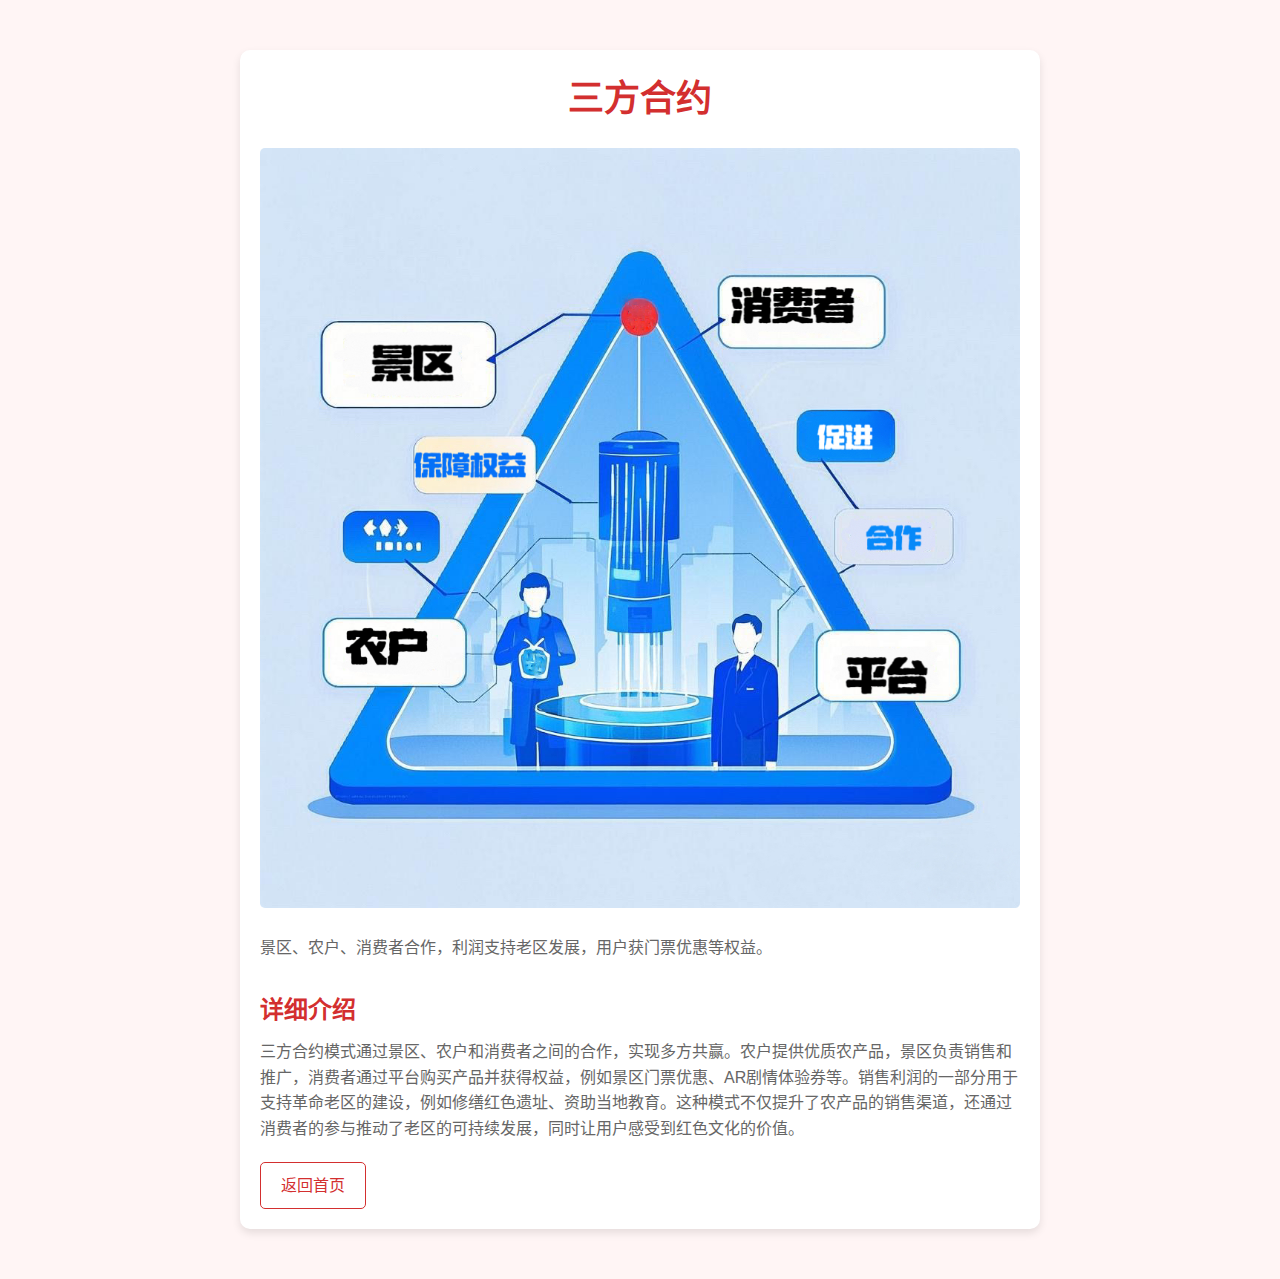
<file: tripartite_contract.html>
<!DOCTYPE html>
<html lang="zh-CN">
<head>
    <meta charset="UTF-8">
    <meta name="viewport" content="width=device-width, initial-scale=1.0">
    <title>三方合约</title>
    <link rel="stylesheet" href="styles.css">
</head>
<body>
    <div class="detail-container">
        <h1>三方合约</h1>
        <img src="images/tripartite.jpg" alt="三方合约">
        <p>景区、农户、消费者合作，利润支持老区发展，用户获门票优惠等权益。</p >
        <h2>详细介绍</h2>
        <p>三方合约模式通过景区、农户和消费者之间的合作，实现多方共赢。农户提供优质农产品，景区负责销售和推广，消费者通过平台购买产品并获得权益，例如景区门票优惠、AR剧情体验券等。销售利润的一部分用于支持革命老区的建设，例如修缮红色遗址、资助当地教育。这种模式不仅提升了农产品的销售渠道，还通过消费者的参与推动了老区的可持续发展，同时让用户感受到红色文化的价值。</p >
        <a href="index.html">返回首页</a>
    </div>
</body>
</html>
</file>
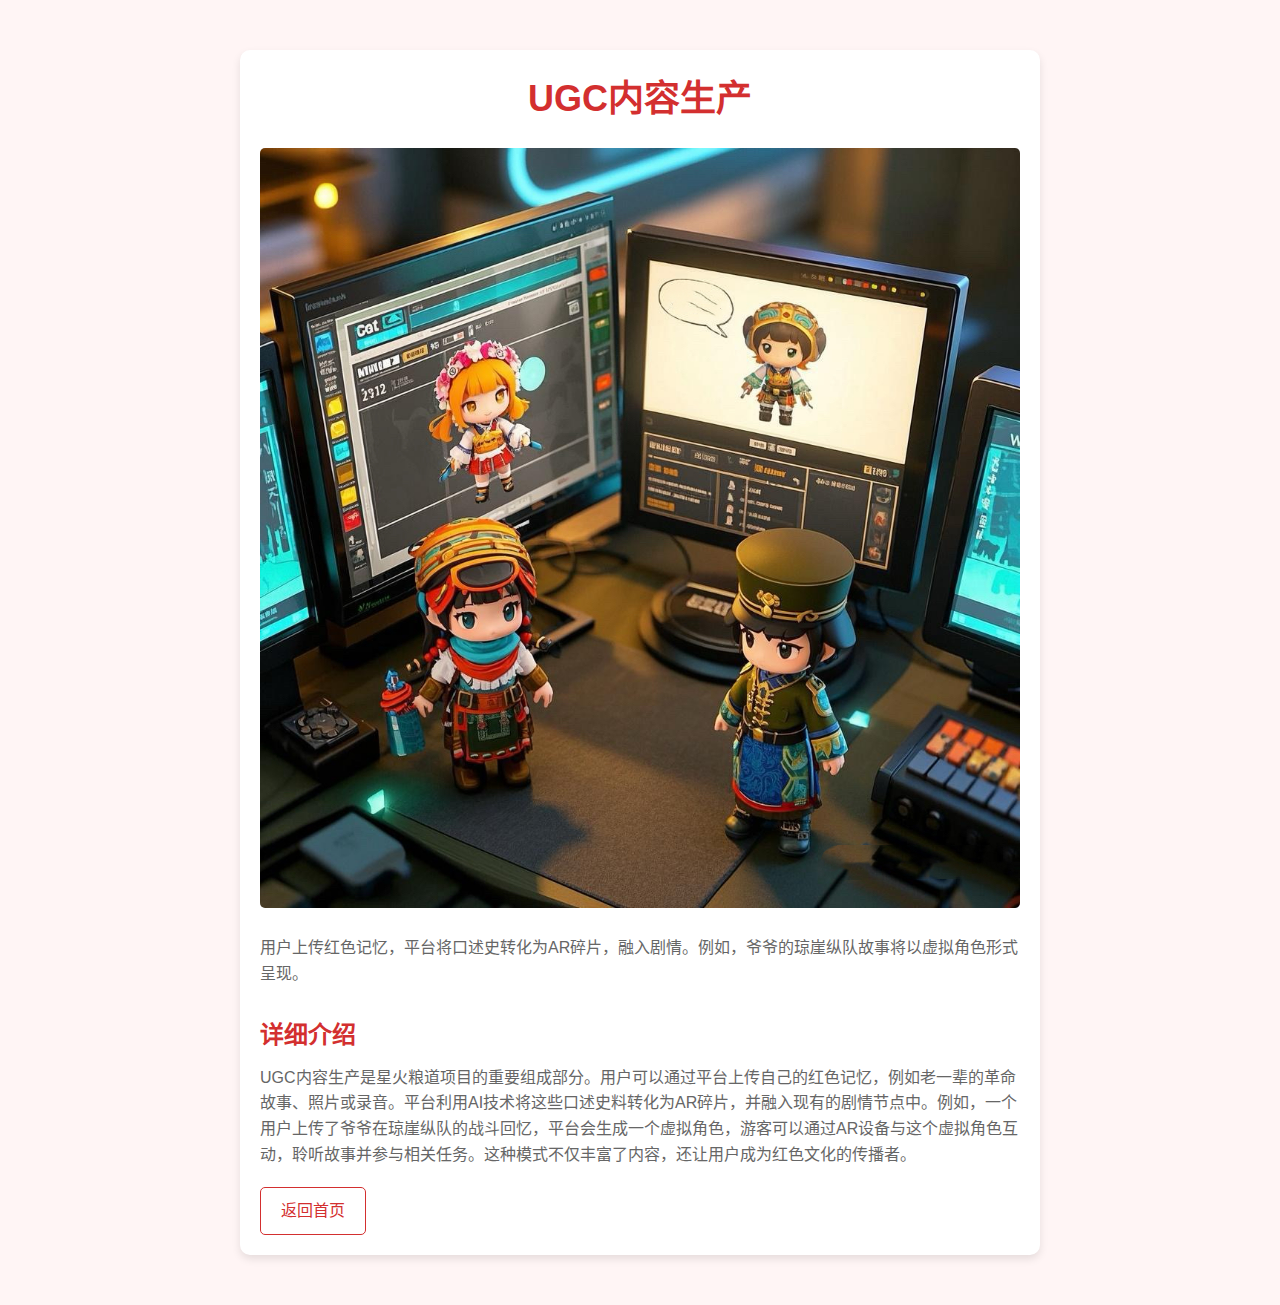
<file: ugc_content.html>
<!DOCTYPE html>
<html lang="zh-CN">
<head>
    <meta charset="UTF-8">
    <meta name="viewport" content="width=device-width, initial-scale=1.0">
    <title>UGC内容生产</title>
    <link rel="stylesheet" href="styles.css">
</head>
<body>
    <div class="detail-container">
        <h1>UGC内容生产</h1>
        <img src="images/ugc_story.jpg" alt="UGC内容">
        <p>用户上传红色记忆，平台将口述史转化为AR碎片，融入剧情。例如，爷爷的琼崖纵队故事将以虚拟角色形式呈现。</p >
        <h2>详细介绍</h2>
        <p>UGC内容生产是星火粮道项目的重要组成部分。用户可以通过平台上传自己的红色记忆，例如老一辈的革命故事、照片或录音。平台利用AI技术将这些口述史料转化为AR碎片，并融入现有的剧情节点中。例如，一个用户上传了爷爷在琼崖纵队的战斗回忆，平台会生成一个虚拟角色，游客可以通过AR设备与这个虚拟角色互动，聆听故事并参与相关任务。这种模式不仅丰富了内容，还让用户成为红色文化的传播者。</p >
        <a href="index.html">返回首页</a>
    </div>
</body>
</html>
</file>
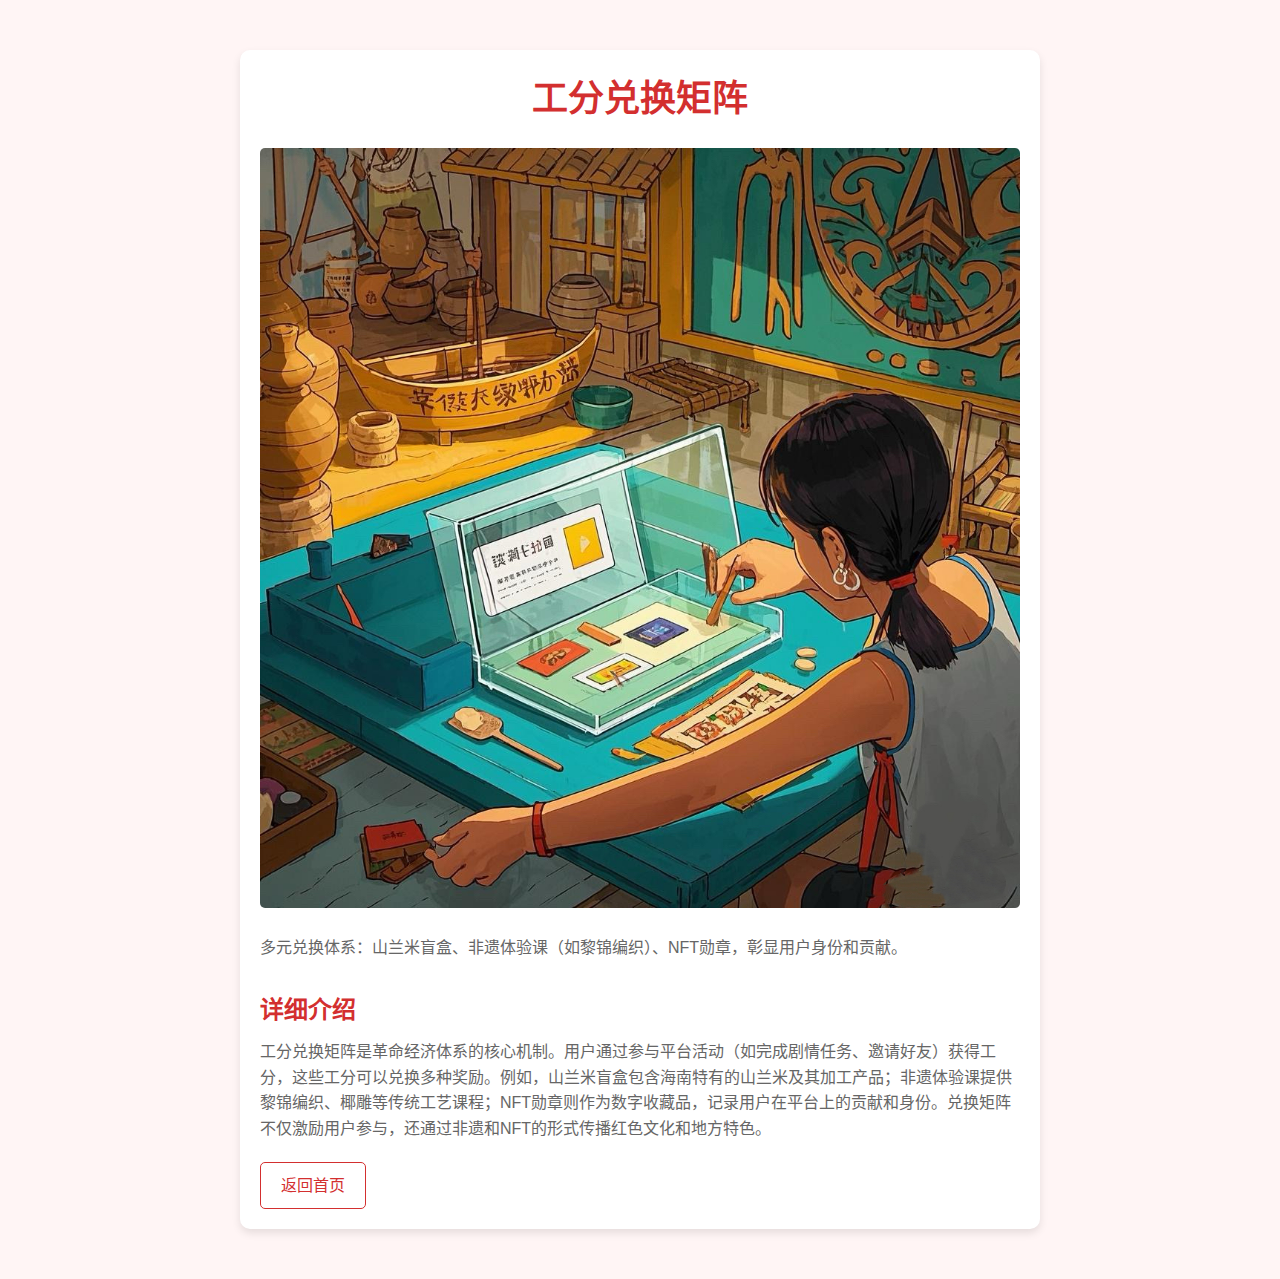
<file: work_points.html>
<!DOCTYPE html>
<html lang="zh-CN">

<head>
    <meta charset="UTF-8">
    <meta name="viewport" content="width=device-width, initial-scale=1.0">
    <title>工分兑换矩阵</title>
    <link rel="stylesheet" href="styles.css">
</head>
<body>
    <div class="detail-container">
        <h1>工分兑换矩阵</h1>
        <img src="images/work_points.jpg" alt="工分兑换">
        <p>多元兑换体系：山兰米盲盒、非遗体验课（如黎锦编织）、NFT勋章，彰显用户身份和贡献。</p >
        <h2>详细介绍</h2>
        <p>工分兑换矩阵是革命经济体系的核心机制。用户通过参与平台活动（如完成剧情任务、邀请好友）获得工分，这些工分可以兑换多种奖励。例如，山兰米盲盒包含海南特有的山兰米及其加工产品；非遗体验课提供黎锦编织、椰雕等传统工艺课程；NFT勋章则作为数字收藏品，记录用户在平台上的贡献和身份。兑换矩阵不仅激励用户参与，还通过非遗和NFT的形式传播红色文化和地方特色。</p >
        <a href="index.html">返回首页</a>
    </div>
</body>
</html>
</file>
<file: styles.css>
/* 重置默认样式 */
* {
    margin: 0;
    padding: 0;
    box-sizing: border-box;
}

body {
    font-family: Arial, sans-serif;
    line-height: 1.6;
    background-color: #FFF5F5; /* 浅红色背景 */
}



/* 导航栏样式 */
nav {
    background-color: #D32F2F; /* 深红色导航栏 */
    color: #fff;
    padding: 10px 20px;
    display: flex;
    justify-content: space-between;
    align-items: center;
    position: fixed;
    width: 100%;
    top: 0;
    z-index: 1000;
}

nav .logo {
    font-size: 24px;
    font-weight: bold;
}

nav ul {
    list-style: none;
    display: flex;
}

nav ul li {
    margin-left: 20px;
}

nav ul li a {
    color: #fff;
    text-decoration: none;
    font-size: 18px;
}

nav ul li a:hover {
    color: #FFCDD2; /* 浅红色悬浮效果 */
}

/* 头部横幅样式 */
header {
    background-image: url('images/header_bg.jpg'); /* 替换为实际背景图片 */
    background-size: cover;
    background-position: center top; /* 图片顶部对齐 */
    background-attachment: fixed; /* 固定背景图片 */
    min-height: 800px; /* 增加高度，增强视觉效果 */
    color: #ffffff;
    text-align: center;
    padding-top: 200px;
    padding-bottom: 200px;
    margin-top: 60px; /* 避开固定导航栏 */
    display: flex;
    flex-direction: column;
    justify-content: center;
    align-items: center;
}

header h1 {
    font-size: 48px;
    margin-bottom: 20px;
    text-shadow: 2px 2px 4px rgba(0, 0, 0, 0.5); /* 文字阴影，增强可读性 */
}

header p {
    font-size: 24px;
    text-shadow: 2px 2px 4px rgba(0, 0, 0, 0.5);
}

/* 主内容样式 */
main {
    max-width: 1200px;
    margin: 0 auto;
    padding: 50px 20px;
}

/* 模块样式 */
section {
    margin-bottom: 60px;
}

section h2 {
    font-size: 36px;
    color: #D32F2F; /* 标题使用深红色 */
    text-align: center;
    margin-bottom: 40px;
}

/* 功能区域样式 */
.feature {
    display: flex;
    align-items: center;
    margin-bottom: 30px;
    background-color: #fff;
    padding: 20px;
    border-radius: 10px;
    box-shadow: 0 4px 8px rgba(0, 0, 0, 0.1);
}

.feature img {
    max-width: 200px;
    height: auto;
    margin-right: 20px;
    border-radius: 5px;
}

.feature .text {
    flex: 1;
}

/* 为 h3 添加按钮样式 */
.feature h3 {
    cursor: pointer;
    background-color: #D32F2F; /* 深红色按钮背景 */
    color: #fff; /* 白色文字 */
    padding: 10px;
    border-radius: 5px;
    transition: background-color 0.3s, transform 0.3s;
    text-align: center;
    font-size: 24px;
    margin-bottom: 10px;
}

.feature h3:hover {
    background-color: #B71C1C; /* 更深的红色悬浮效果 */
    transform: translateY(-2px);
}

.feature p {
    color: #666;
    font-size: 16px;
}

/* 详细页面容器样式 */
.detail-container {
    max-width: 800px;
    margin: 50px auto;
    padding: 20px;
    background-color: #fff;
    border-radius: 10px;
    box-shadow: 0 4px 8px rgba(0, 0, 0, 0.1);
}

.detail-container h1 {
    color: #D32F2F; /* 深红色标题 */
    margin-bottom: 20px;
    font-size: 36px;
    text-align: center;
}

.detail-container h2 {
    color: #D32F2F;
    margin-top: 30px;
    margin-bottom: 10px;
    font-size: 24px;
}

.detail-container p {
    color: #666;
    line-height: 1.6;
    margin-bottom: 20px;
    font-size: 16px;
}

.detail-container img {
    max-width: 100%;
    height: auto;
    margin-bottom: 20px;
    border-radius: 5px;
}

.detail-container a {
    display: inline-block;
    color: #D32F2F; /* 深红色链接 */
    text-decoration: none;
    padding: 10px 20px;
    border: 1px solid #D32F2F;
    border-radius: 5px;
    transition: background-color 0.3s, color 0.3s;
    text-align: center;
}

.detail-container a:hover {
    background-color: #D32F2F;
    color: #fff;
}

/* 页脚样式 */
footer {
    background-color: #D32F2F; /* 深红色页脚 */
    color: #fff;
    text-align: center;
    padding: 20px;
    position: relative;
    bottom: 0;
    width: 100%;
}

footer p {
    font-size: 14px;
}

/* 响应式设计 */
@media (max-width: 768px) {
    .feature {
        flex-direction: column;
        text-align: center;
    }

    .feature img {
        margin-right: 0;
        margin-bottom: 20px;
    }

    nav ul {
        flex-direction: column;
        align-items: center;
    }

    nav ul li {
        margin-left: 0;
        margin-bottom: 10px;
    }

    header {
        min-height: 300px; /* 小屏幕减小 header 高度 */
        padding-top: 100px;
    }
}
</file>
